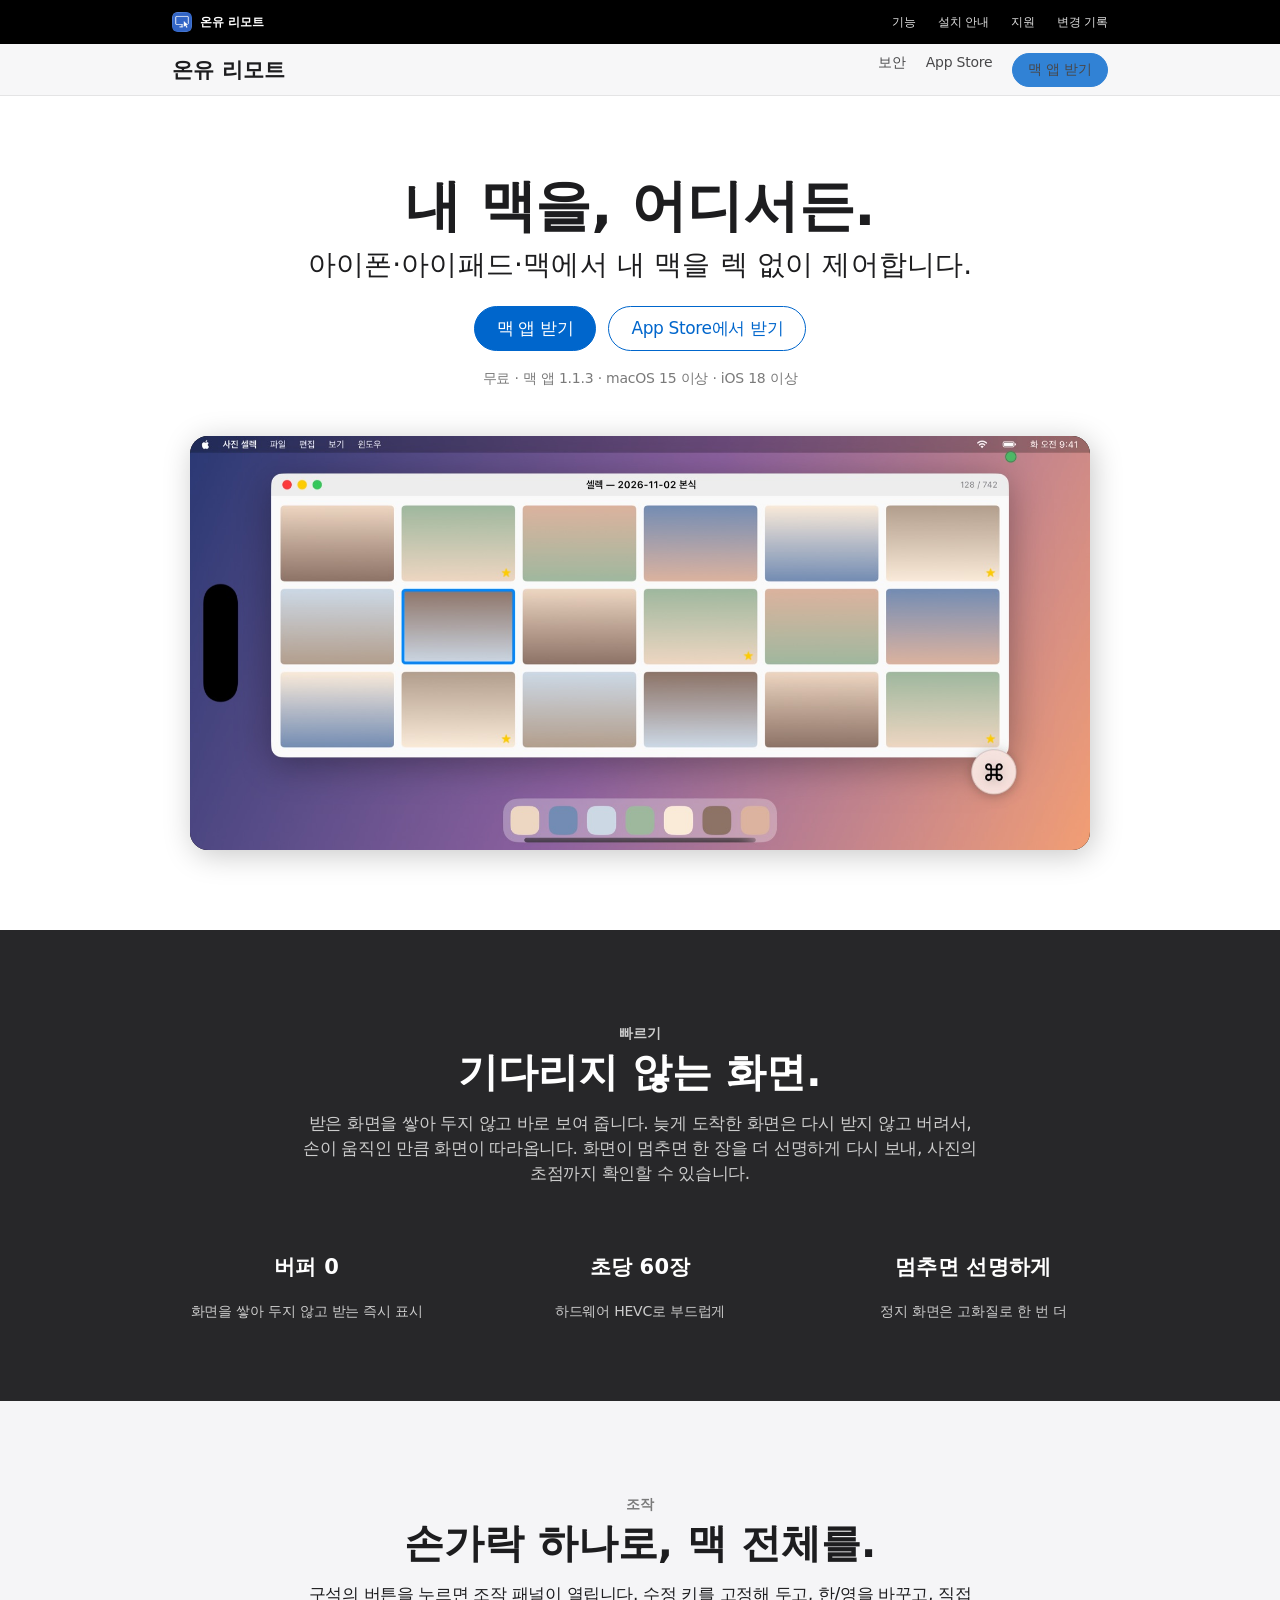
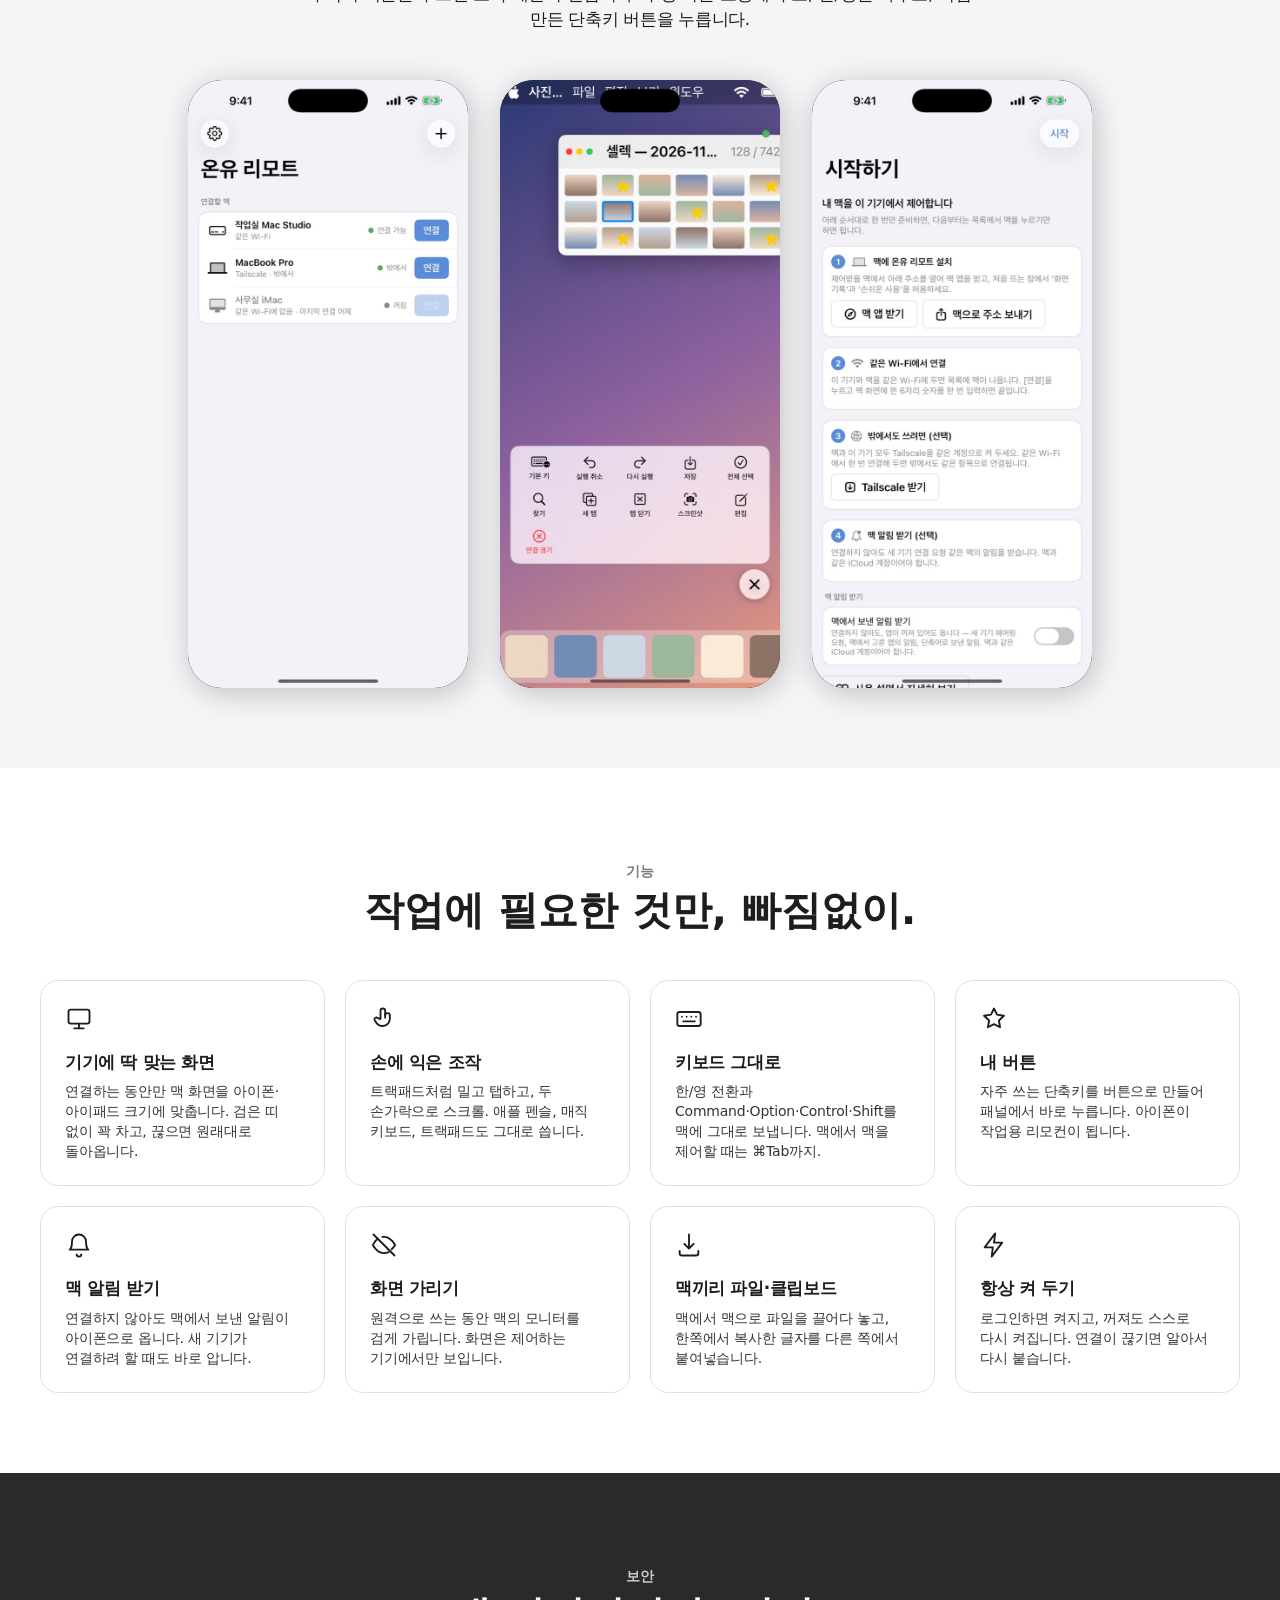
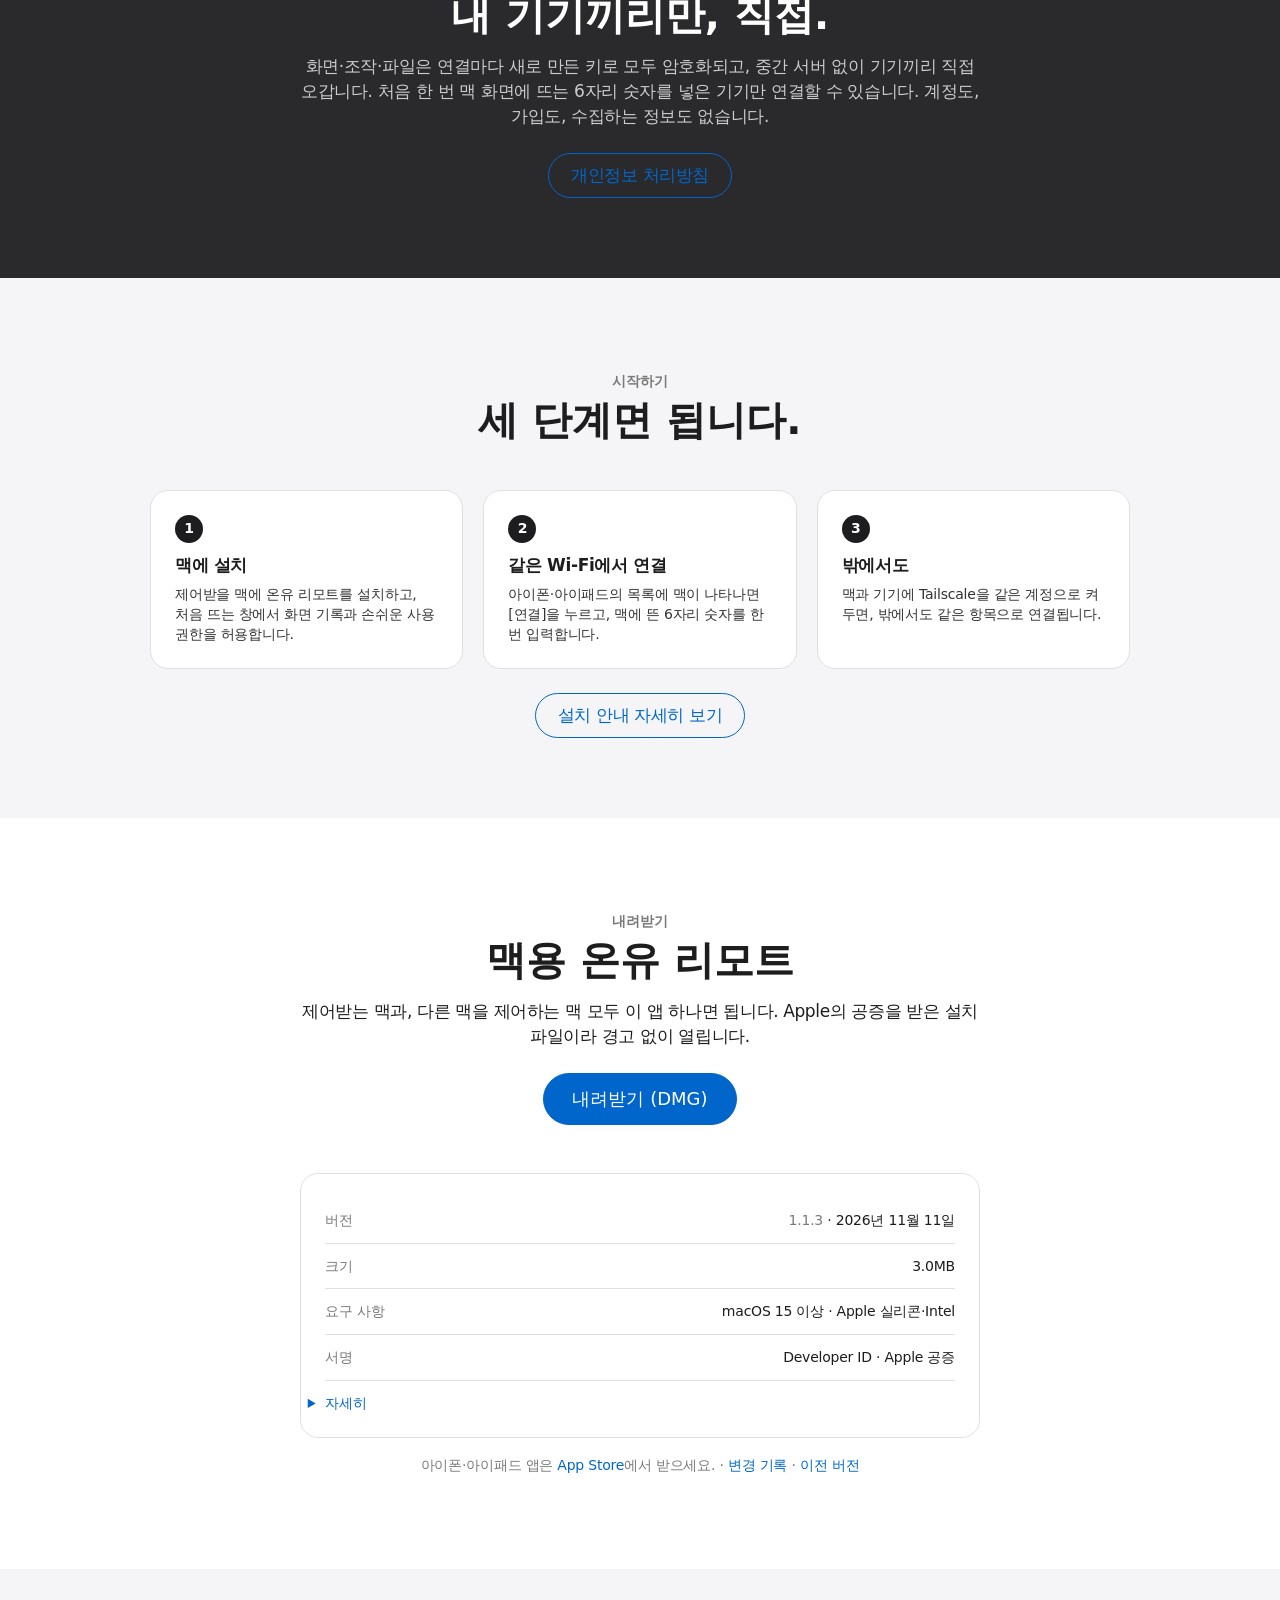
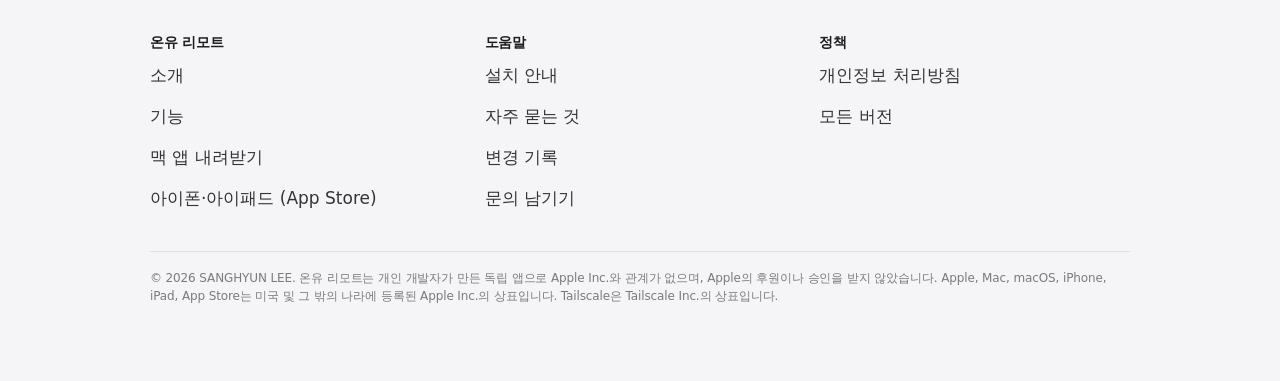
<file: index.html>
<!doctype html>
<html lang="ko">
<head>
<meta charset="utf-8">
<meta name="viewport" content="width=device-width, initial-scale=1">
<title>온유 리모트 — 내 맥을 어디서든 렉 없이</title>
<meta name="description" content="아이폰·아이패드·맥에서 내 맥을 렉 없이 제어하는 원격 앱. 같은 Wi-Fi에서는 맥 앞에 앉은 것처럼, 밖에서는 Tailscale로 어디서든.">
<meta property="og:title" content="온유 리모트 — 내 맥을 어디서든 렉 없이">
<meta property="og:description" content="아이폰·아이패드·맥에서 내 맥을 렉 없이 제어하는 원격 앱. 같은 Wi-Fi에서는 맥 앞에 앉은 것처럼, 밖에서는 Tailscale로 어디서든.">
<meta property="og:type" content="website">
<meta property="og:url" content="https://sanghyun97.github.io/onyu-remote/">
<meta property="og:image" content="https://sanghyun97.github.io/onyu-remote/img/remote.jpg">
<meta name="theme-color" content="#000000">
<link rel="icon" href="icon.png">
<link rel="apple-touch-icon" href="icon.png">
<link rel="stylesheet" href="style.css">
</head>
<body>
<nav class="global-nav" aria-label="사이트">
  <div class="inner">
    <a class="brand" href="./"><img src="icon.png" alt="" width="20" height="20">온유 리모트</a>
    <a href="./#features" class="optional">기능</a>
    <a href="install.html">설치 안내</a>
    <a href="support.html">지원</a>
    <a href="changelog.html" class="optional">변경 기록</a>
  </div>
</nav>
<div class="sub-nav">
  <div class="inner">
    <span class="title">온유 리모트</span>
    <div class="links">
      <a href="./#security" class="optional">보안</a>
      <a href="https://apps.apple.com/kr/app/id6830655052">App Store</a>
      <a class="btn small" href="./#download">맥 앱 받기</a>
    </div>
  </div>
</div>
<main>

<section class="tile">
  <div class="wrap">
    <h1 class="hero-display">내 맥을, 어디서든.</h1>
    <p class="lead">아이폰·아이패드·맥에서 내 맥을 렉 없이 제어합니다.</p>
    <div class="cta">
      <a class="btn" href="#download">맥 앱 받기</a>
      <a class="btn ghost" href="https://apps.apple.com/kr/app/id6830655052">App Store에서 받기</a>
    </div>
    <p class="caption" style="margin-top:17px">무료 · 맥 앱 <span data-version>1.1.3</span> · macOS 15 이상 · iOS 18 이상</p>
    <div class="shot wide-shot"><img src="img/remote.jpg" alt="아이폰에서 맥의 사진 셀렉 화면을 원격으로 보고 있는 모습" width="1600" height="736"></div>
  </div>
</section>

<section class="tile dark">
  <div class="wrap">
    <p class="eyebrow">빠르기</p>
    <h2 class="display-lg">기다리지 않는 화면.</h2>
    <p class="copy">받은 화면을 쌓아 두지 않고 바로 보여 줍니다. 늦게 도착한 화면은 다시 받지 않고 버려서, 손이 움직인 만큼 화면이 따라옵니다. 화면이 멈추면 한 장을 더 선명하게 다시 보내, 사진의 초점까지 확인할 수 있습니다.</p>
    <div class="grid three stats" style="margin-top:48px">
      <div><p class="tagline">버퍼 0</p><p class="caption">화면을 쌓아 두지 않고 받는 즉시 표시</p></div>
      <div><p class="tagline">초당 60장</p><p class="caption">하드웨어 HEVC로 부드럽게</p></div>
      <div><p class="tagline">멈추면 선명하게</p><p class="caption">정지 화면은 고화질로 한 번 더</p></div>
    </div>
  </div>
</section>

<section class="tile parchment">
  <div class="wrap">
    <p class="eyebrow">조작</p>
    <h2 class="display-lg">손가락 하나로, 맥 전체를.</h2>
    <p class="copy">구석의 버튼을 누르면 조작 패널이 열립니다. 수정 키를 고정해 두고, 한/영을 바꾸고, 직접 만든 단축키 버튼을 누릅니다.</p>
    <div class="shots-row">
      <div class="shot phone"><img src="img/home.jpg" alt="연결할 맥 목록 화면" width="644" height="1400" loading="lazy"></div>
      <div class="shot phone"><img src="img/custom.jpg" alt="직접 만든 단축키 버튼이 있는 조작 패널" width="644" height="1400" loading="lazy"></div>
      <div class="shot phone"><img src="img/onboarding.jpg" alt="처음 시작 안내 화면" width="644" height="1400" loading="lazy"></div>
    </div>
  </div>
</section>

<section class="tile" id="features">
  <div class="wide">
    <p class="eyebrow">기능</p>
    <h2 class="display-lg">작업에 필요한 것만, 빠짐없이.</h2>
    <div class="grid"><div class="card"><svg class="icon" viewBox="0 0 24 24" fill="none" stroke="currentColor" stroke-width="1.6" stroke-linecap="round" stroke-linejoin="round" aria-hidden="true"><rect x="3" y="4" width="18" height="12" rx="2"/><path d="M8 20h8M12 16v4"/></svg><h3>기기에 딱 맞는 화면</h3><p>연결하는 동안만 맥 화면을 아이폰·아이패드 크기에 맞춥니다. 검은 띠 없이 꽉 차고, 끊으면 원래대로 돌아옵니다.</p></div><div class="card"><svg class="icon" viewBox="0 0 24 24" fill="none" stroke="currentColor" stroke-width="1.6" stroke-linecap="round" stroke-linejoin="round" aria-hidden="true"><path d="M9 11V5a2 2 0 0 1 4 0v6"/><path d="M13 9a2 2 0 0 1 4 0v3a6 6 0 0 1-6 6h-1a5 5 0 0 1-4-2l-2-3a1.6 1.6 0 0 1 2.6-1.8L9 12"/></svg><h3>손에 익은 조작</h3><p>트랙패드처럼 밀고 탭하고, 두 손가락으로 스크롤. 애플 펜슬, 매직 키보드, 트랙패드도 그대로 씁니다.</p></div><div class="card"><svg class="icon" viewBox="0 0 24 24" fill="none" stroke="currentColor" stroke-width="1.6" stroke-linecap="round" stroke-linejoin="round" aria-hidden="true"><rect x="2" y="6" width="20" height="12" rx="2"/><path d="M6 10h.01M10 10h.01M14 10h.01M18 10h.01M7 14h10"/></svg><h3>키보드 그대로</h3><p>한/영 전환과 Command·Option·Control·Shift를 맥에 그대로 보냅니다. 맥에서 맥을 제어할 때는 ⌘Tab까지.</p></div><div class="card"><svg class="icon" viewBox="0 0 24 24" fill="none" stroke="currentColor" stroke-width="1.6" stroke-linecap="round" stroke-linejoin="round" aria-hidden="true"><path d="M12 3l2.6 5.3 5.9.9-4.3 4.1 1 5.8L12 16.4 6.8 19.1l1-5.8L3.5 9.2l5.9-.9z"/></svg><h3>내 버튼</h3><p>자주 쓰는 단축키를 버튼으로 만들어 패널에서 바로 누릅니다. 아이폰이 작업용 리모컨이 됩니다.</p></div><div class="card"><svg class="icon" viewBox="0 0 24 24" fill="none" stroke="currentColor" stroke-width="1.6" stroke-linecap="round" stroke-linejoin="round" aria-hidden="true"><path d="M6 9a6 6 0 0 1 12 0c0 6 2 7 2 7H4s2-1 2-7"/><path d="M10 20a2 2 0 0 0 4 0"/></svg><h3>맥 알림 받기</h3><p>연결하지 않아도 맥에서 보낸 알림이 아이폰으로 옵니다. 새 기기가 연결하려 할 때도 바로 압니다.</p></div><div class="card"><svg class="icon" viewBox="0 0 24 24" fill="none" stroke="currentColor" stroke-width="1.6" stroke-linecap="round" stroke-linejoin="round" aria-hidden="true"><path d="M3 3l18 18"/><path d="M10.6 5.1A10.5 10.5 0 0 1 12 5c6 0 9.5 7 9.5 7a15 15 0 0 1-3 3.7M6.5 6.6A15 15 0 0 0 2.5 12S6 19 12 19a9.6 9.6 0 0 0 4-.9"/></svg><h3>화면 가리기</h3><p>원격으로 쓰는 동안 맥의 모니터를 검게 가립니다. 화면은 제어하는 기기에서만 보입니다.</p></div><div class="card"><svg class="icon" viewBox="0 0 24 24" fill="none" stroke="currentColor" stroke-width="1.6" stroke-linecap="round" stroke-linejoin="round" aria-hidden="true"><path d="M12 3v12M8 11l4 4 4-4"/><path d="M4 17v2a2 2 0 0 0 2 2h12a2 2 0 0 0 2-2v-2"/></svg><h3>맥끼리 파일·클립보드</h3><p>맥에서 맥으로 파일을 끌어다 놓고, 한쪽에서 복사한 글자를 다른 쪽에서 붙여넣습니다.</p></div><div class="card"><svg class="icon" viewBox="0 0 24 24" fill="none" stroke="currentColor" stroke-width="1.6" stroke-linecap="round" stroke-linejoin="round" aria-hidden="true"><path d="M13 2L4 14h7l-1 8 9-12h-7z"/></svg><h3>항상 켜 두기</h3><p>로그인하면 켜지고, 꺼져도 스스로 다시 켜집니다. 연결이 끊기면 알아서 다시 붙습니다.</p></div></div>
  </div>
</section>

<section class="tile dark-2" id="security">
  <div class="wrap">
    <p class="eyebrow">보안</p>
    <h2 class="display-lg">내 기기끼리만, 직접.</h2>
    <p class="copy">화면·조작·파일은 연결마다 새로 만든 키로 모두 암호화되고, 중간 서버 없이 기기끼리 직접 오갑니다. 처음 한 번 맥 화면에 뜨는 6자리 숫자를 넣은 기기만 연결할 수 있습니다. 계정도, 가입도, 수집하는 정보도 없습니다.</p>
    <div class="cta"><a class="btn ghost" href="privacy.html">개인정보 처리방침</a></div>
  </div>
</section>

<section class="tile parchment">
  <div class="wrap">
    <p class="eyebrow">시작하기</p>
    <h2 class="display-lg">세 단계면 됩니다.</h2>
    <div class="grid three">
      <div class="card"><span class="num">1</span><h3>맥에 설치</h3><p>제어받을 맥에 온유 리모트를 설치하고, 처음 뜨는 창에서 화면 기록과 손쉬운 사용 권한을 허용합니다.</p></div>
      <div class="card"><span class="num">2</span><h3>같은 Wi-Fi에서 연결</h3><p>아이폰·아이패드의 목록에 맥이 나타나면 [연결]을 누르고, 맥에 뜬 6자리 숫자를 한 번 입력합니다.</p></div>
      <div class="card"><span class="num">3</span><h3>밖에서도</h3><p>맥과 기기에 Tailscale을 같은 계정으로 켜 두면, 밖에서도 같은 항목으로 연결됩니다.</p></div>
    </div>
    <div class="cta"><a class="btn ghost" href="install.html">설치 안내 자세히 보기</a></div>
  </div>
</section>

<section class="tile" id="download">
  <div class="wrap">
    <p class="eyebrow">내려받기</p>
    <h2 class="display-lg">맥용 온유 리모트</h2>
    <p class="copy">제어받는 맥과, 다른 맥을 제어하는 맥 모두 이 앱 하나면 됩니다. Apple의 공증을 받은 설치 파일이라 경고 없이 열립니다.</p>
    <div class="cta">
      <a class="btn hero" href="https://github.com/sanghyun97/onyu-remote/releases/latest/download/OnyuRemote.dmg" data-dmg>내려받기 (DMG)</a>
    </div>
    <div class="card download-card">
      <div class="row"><span>버전</span><span><span data-version>1.1.3</span> · <span data-date>2026년 11월 11일</span></span></div>
      <div class="row"><span>크기</span><span data-size>3.0MB</span></div>
      <div class="row"><span>요구 사항</span><span>macOS 15 이상 · Apple 실리콘·Intel</span></div>
      <div class="row"><span>서명</span><span>Developer ID · Apple 공증</span></div>
      <details class="more">
        <summary>자세히</summary>
        <div class="row"><span>SHA-256</span><code data-sha>b527454795861f3ce4e2d5cf91e1bc01efb6a2aebfd507d40b4aed766b30b911</code></div>
        <p class="fine">받은 파일이 원본과 같은지 확인하는 값입니다. 터미널에서 <code>shasum -a 256 OnyuRemote.dmg</code>를 실행해 같은 값이 나오면 변조되지 않은 파일입니다. 확인하지 않아도 맥이 설치할 때 Apple 공증으로 따로 검증합니다.</p>
      </details>
    </div>
    <p class="caption" style="margin-top:17px">아이폰·아이패드 앱은 <a href="https://apps.apple.com/kr/app/id6830655052">App Store</a>에서 받으세요. · <a href="changelog.html">변경 기록</a> · <a href="https://github.com/sanghyun97/onyu-remote/releases">이전 버전</a></p>
  </div>
</section>

</main>
<footer class="footer">
  <div class="inner">
    <div class="cols">
      <div><h4>온유 리모트</h4><a href="./">소개</a><a href="./#features">기능</a><a href="./#download">맥 앱 내려받기</a><a href="https://apps.apple.com/kr/app/id6830655052">아이폰·아이패드 (App Store)</a></div>
      <div><h4>도움말</h4><a href="install.html">설치 안내</a><a href="support.html">자주 묻는 것</a><a href="changelog.html">변경 기록</a><a href="https://github.com/sanghyun97/onyu-remote/issues/new">문의 남기기</a></div>
      <div><h4>정책</h4><a href="privacy.html">개인정보 처리방침</a><a href="https://github.com/sanghyun97/onyu-remote/releases">모든 버전</a></div>
    </div>
    <p class="legal">© 2026 SANGHYUN LEE. 온유 리모트는 개인 개발자가 만든 독립 앱으로 Apple Inc.와 관계가 없으며, Apple의 후원이나 승인을 받지 않았습니다. Apple, Mac, macOS, iPhone, iPad, App Store는 미국 및 그 밖의 나라에 등록된 Apple Inc.의 상표입니다. Tailscale은 Tailscale Inc.의 상표입니다.</p>
  </div>
</footer>
<script src="site.js" defer></script>
</body>
</html>
</file>
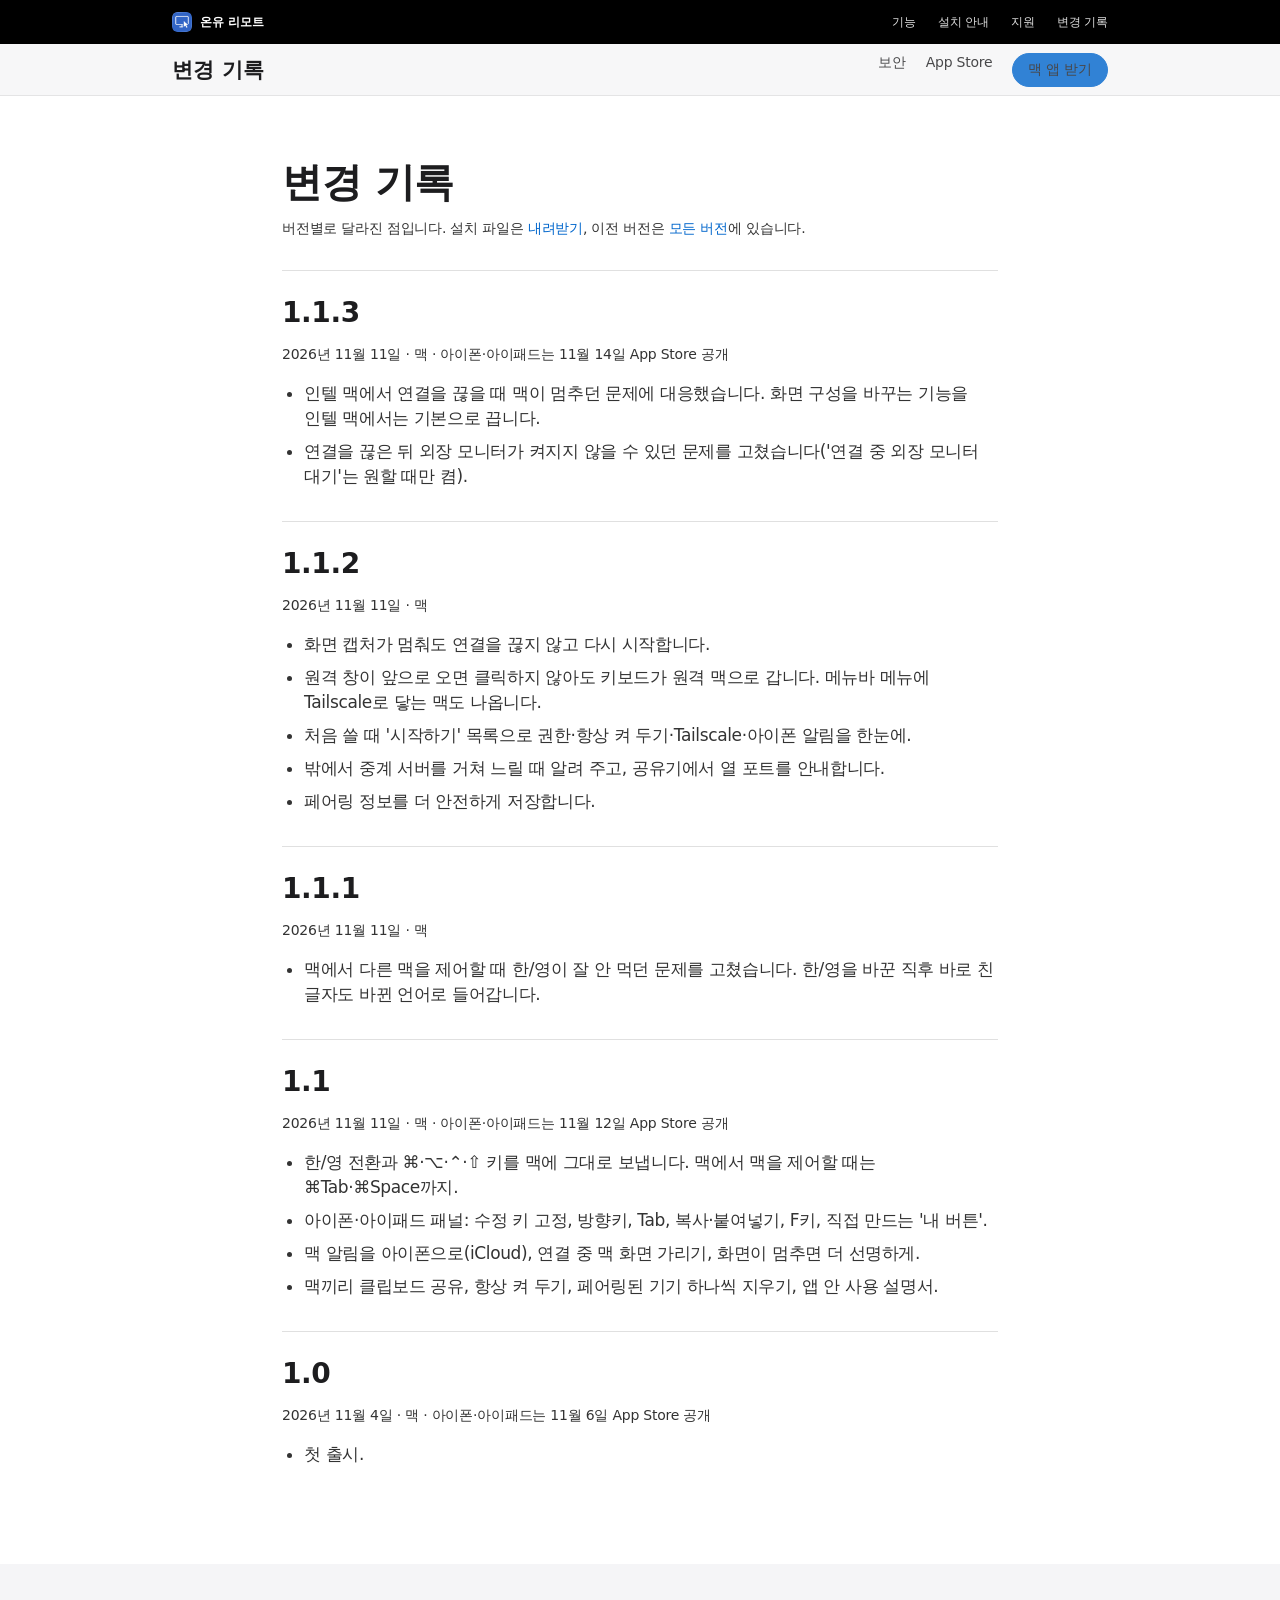
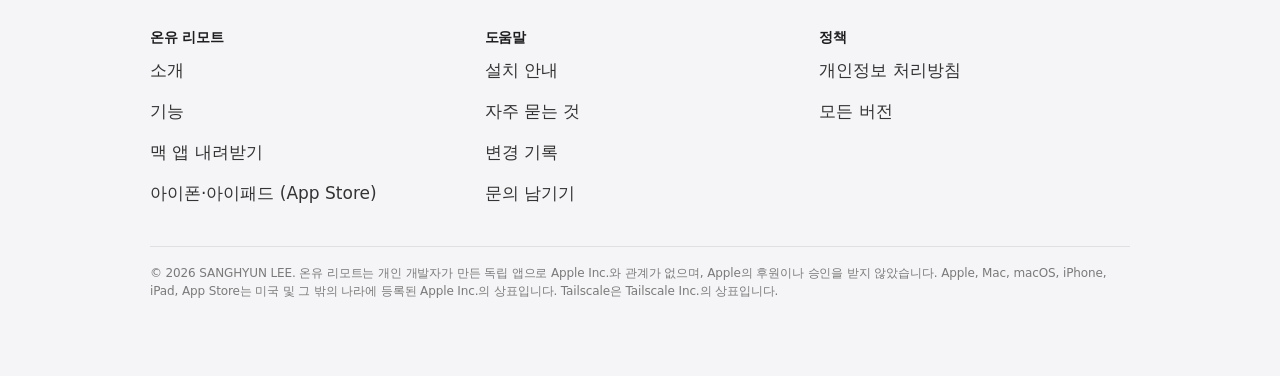
<file: changelog.html>
<!doctype html>
<html lang="ko">
<head>
<meta charset="utf-8">
<meta name="viewport" content="width=device-width, initial-scale=1">
<title>변경 기록 — 온유 리모트</title>
<meta name="description" content="온유 리모트 버전별 변경 기록.">
<meta property="og:title" content="변경 기록 — 온유 리모트">
<meta property="og:description" content="온유 리모트 버전별 변경 기록.">
<meta property="og:type" content="website">
<meta property="og:url" content="https://sanghyun97.github.io/onyu-remote/changelog.html">
<meta property="og:image" content="https://sanghyun97.github.io/onyu-remote/img/remote.jpg">
<meta name="theme-color" content="#000000">
<link rel="icon" href="icon.png">
<link rel="apple-touch-icon" href="icon.png">
<link rel="stylesheet" href="style.css">
</head>
<body>
<nav class="global-nav" aria-label="사이트">
  <div class="inner">
    <a class="brand" href="./"><img src="icon.png" alt="" width="20" height="20">온유 리모트</a>
    <a href="./#features" class="optional">기능</a>
    <a href="install.html">설치 안내</a>
    <a href="support.html">지원</a>
    <a href="changelog.html" class="optional">변경 기록</a>
  </div>
</nav>
<div class="sub-nav">
  <div class="inner">
    <span class="title">변경 기록</span>
    <div class="links">
      <a href="./#security" class="optional">보안</a>
      <a href="https://apps.apple.com/kr/app/id6830655052">App Store</a>
      <a class="btn small" href="./#download">맥 앱 받기</a>
    </div>
  </div>
</div>
<main>

<article class="article">
  <h1>변경 기록</h1>
  <p class="caption">버전별로 달라진 점입니다. 설치 파일은 <a href="./#download">내려받기</a>, 이전 버전은 <a href="https://github.com/sanghyun97/onyu-remote/releases">모든 버전</a>에 있습니다.</p>
  <div class="version"><h2>1.1.3</h2><p class="caption">2026년 11월 11일 · 맥 · 아이폰·아이패드는 11월 14일 App Store 공개</p><ul><li>인텔 맥에서 연결을 끊을 때 맥이 멈추던 문제에 대응했습니다. 화면 구성을 바꾸는 기능을 인텔 맥에서는 기본으로 끕니다.</li><li>연결을 끊은 뒤 외장 모니터가 켜지지 않을 수 있던 문제를 고쳤습니다('연결 중 외장 모니터 대기'는 원할 때만 켬).</li></ul></div><div class="version"><h2>1.1.2</h2><p class="caption">2026년 11월 11일 · 맥</p><ul><li>화면 캡처가 멈춰도 연결을 끊지 않고 다시 시작합니다.</li><li>원격 창이 앞으로 오면 클릭하지 않아도 키보드가 원격 맥으로 갑니다. 메뉴바 메뉴에 Tailscale로 닿는 맥도 나옵니다.</li><li>처음 쓸 때 '시작하기' 목록으로 권한·항상 켜 두기·Tailscale·아이폰 알림을 한눈에.</li><li>밖에서 중계 서버를 거쳐 느릴 때 알려 주고, 공유기에서 열 포트를 안내합니다.</li><li>페어링 정보를 더 안전하게 저장합니다.</li></ul></div><div class="version"><h2>1.1.1</h2><p class="caption">2026년 11월 11일 · 맥</p><ul><li>맥에서 다른 맥을 제어할 때 한/영이 잘 안 먹던 문제를 고쳤습니다. 한/영을 바꾼 직후 바로 친 글자도 바뀐 언어로 들어갑니다.</li></ul></div><div class="version"><h2>1.1</h2><p class="caption">2026년 11월 11일 · 맥 · 아이폰·아이패드는 11월 12일 App Store 공개</p><ul><li>한/영 전환과 ⌘·⌥·⌃·⇧ 키를 맥에 그대로 보냅니다. 맥에서 맥을 제어할 때는 ⌘Tab·⌘Space까지.</li><li>아이폰·아이패드 패널: 수정 키 고정, 방향키, Tab, 복사·붙여넣기, F키, 직접 만드는 '내 버튼'.</li><li>맥 알림을 아이폰으로(iCloud), 연결 중 맥 화면 가리기, 화면이 멈추면 더 선명하게.</li><li>맥끼리 클립보드 공유, 항상 켜 두기, 페어링된 기기 하나씩 지우기, 앱 안 사용 설명서.</li></ul></div><div class="version"><h2>1.0</h2><p class="caption">2026년 11월 4일 · 맥 · 아이폰·아이패드는 11월 6일 App Store 공개</p><ul><li>첫 출시.</li></ul></div>
</article>

</main>
<footer class="footer">
  <div class="inner">
    <div class="cols">
      <div><h4>온유 리모트</h4><a href="./">소개</a><a href="./#features">기능</a><a href="./#download">맥 앱 내려받기</a><a href="https://apps.apple.com/kr/app/id6830655052">아이폰·아이패드 (App Store)</a></div>
      <div><h4>도움말</h4><a href="install.html">설치 안내</a><a href="support.html">자주 묻는 것</a><a href="changelog.html">변경 기록</a><a href="https://github.com/sanghyun97/onyu-remote/issues/new">문의 남기기</a></div>
      <div><h4>정책</h4><a href="privacy.html">개인정보 처리방침</a><a href="https://github.com/sanghyun97/onyu-remote/releases">모든 버전</a></div>
    </div>
    <p class="legal">© 2026 SANGHYUN LEE. 온유 리모트는 개인 개발자가 만든 독립 앱으로 Apple Inc.와 관계가 없으며, Apple의 후원이나 승인을 받지 않았습니다. Apple, Mac, macOS, iPhone, iPad, App Store는 미국 및 그 밖의 나라에 등록된 Apple Inc.의 상표입니다. Tailscale은 Tailscale Inc.의 상표입니다.</p>
  </div>
</footer>
<script src="site.js" defer></script>
</body>
</html>
</file>
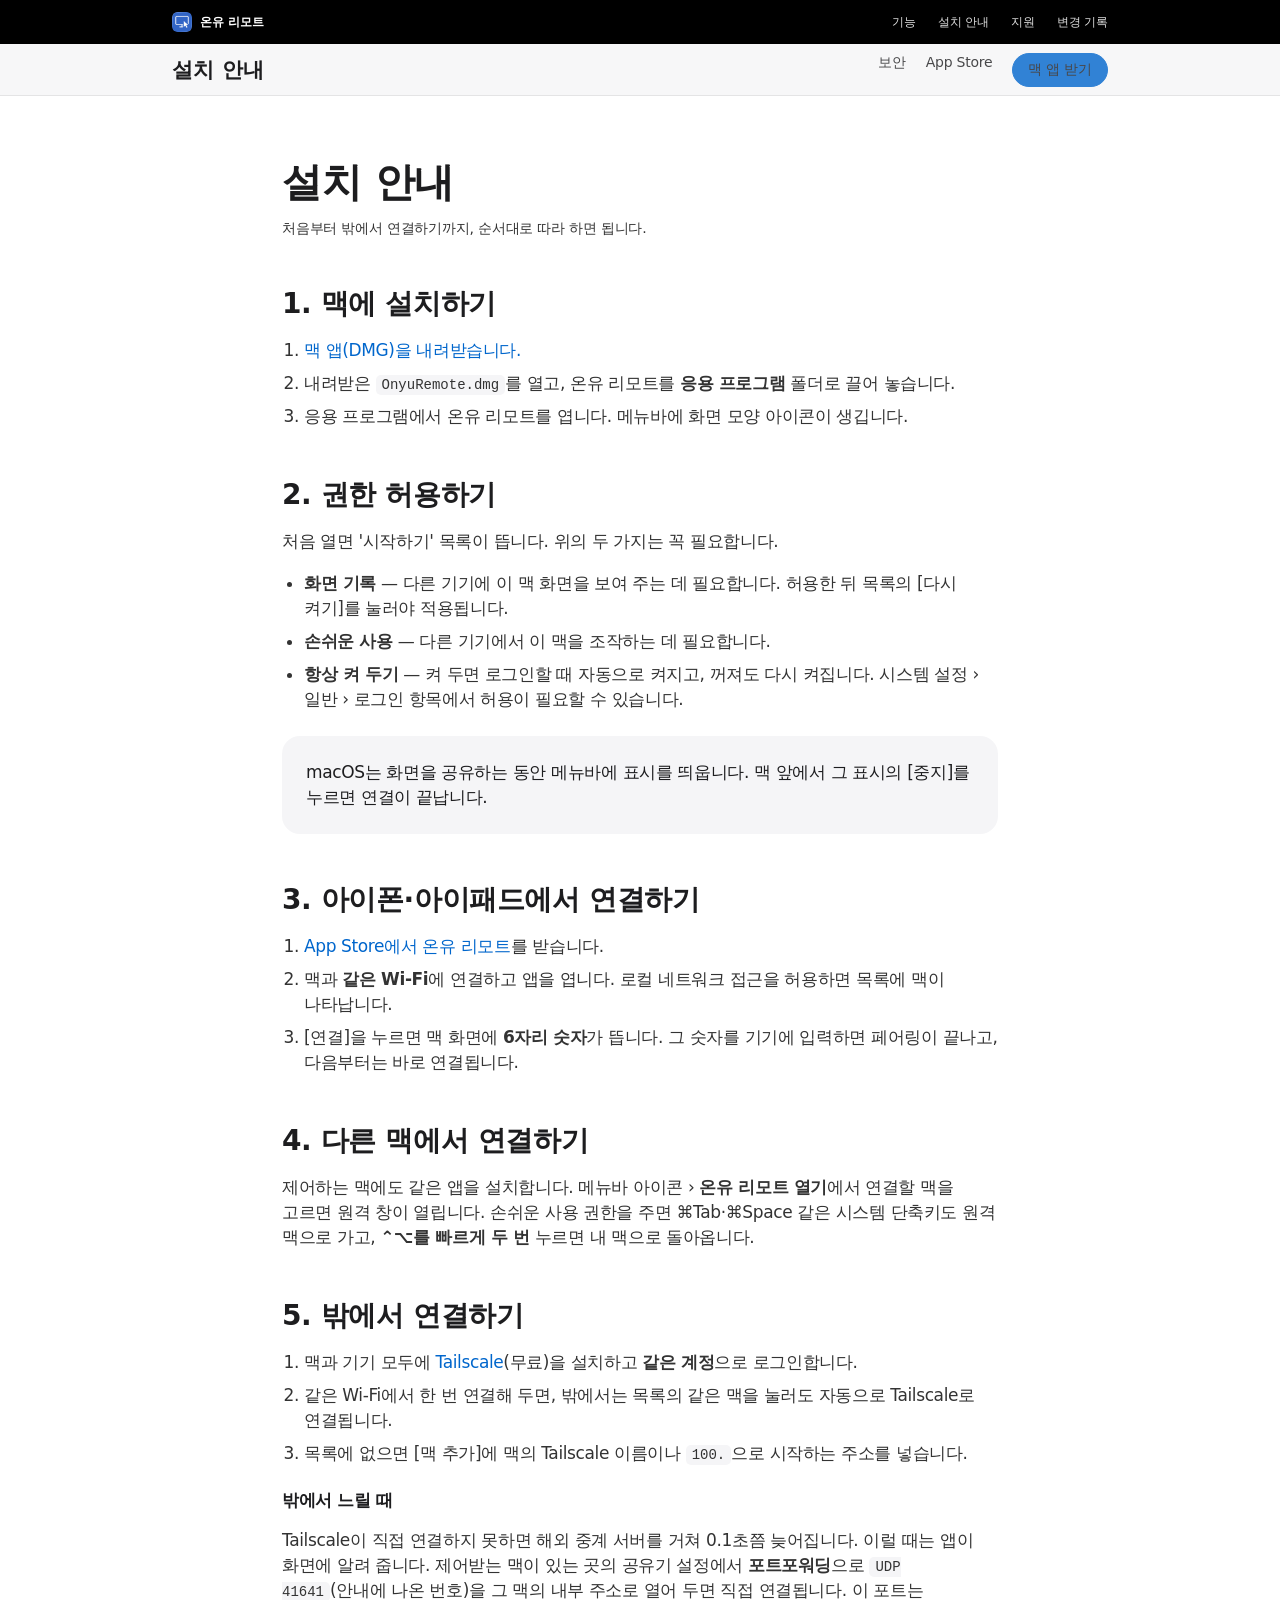
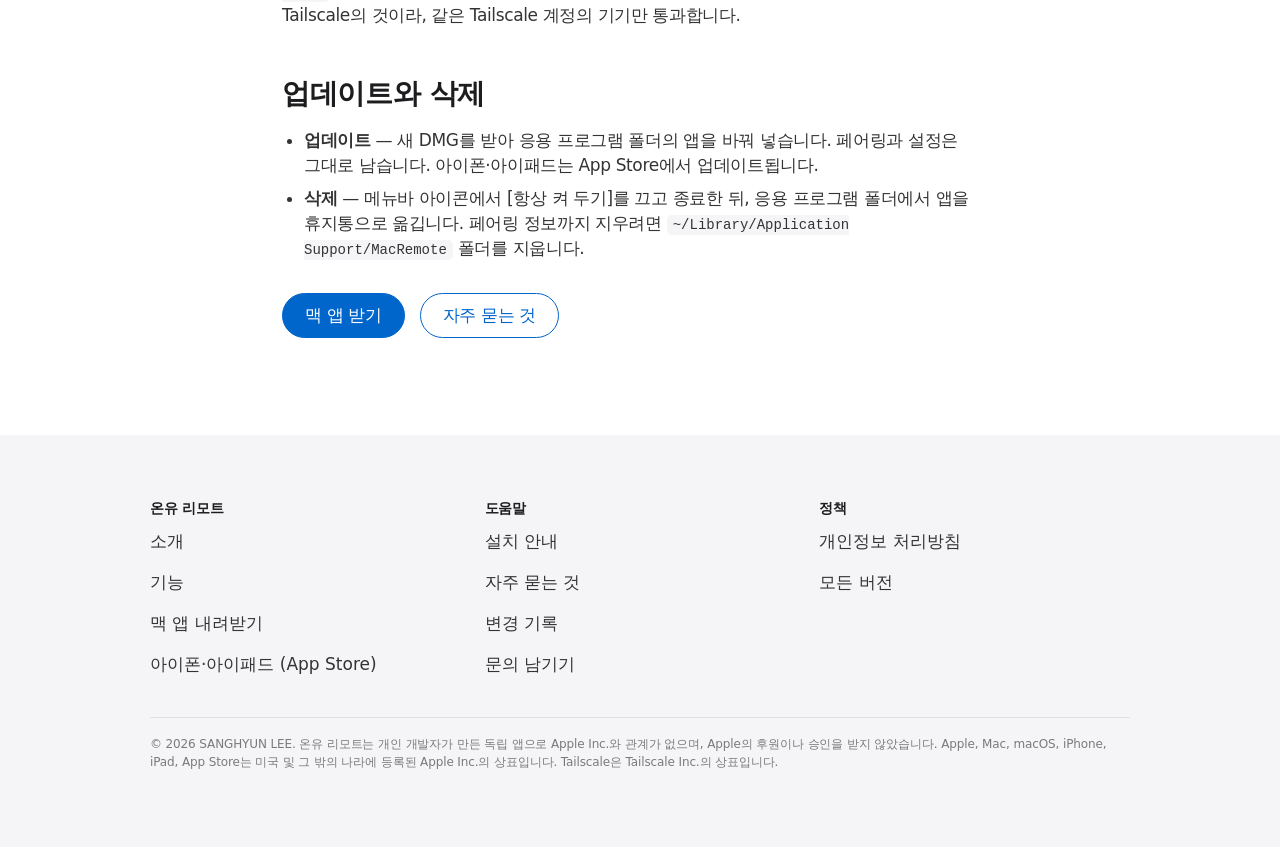
<file: install.html>
<!doctype html>
<html lang="ko">
<head>
<meta charset="utf-8">
<meta name="viewport" content="width=device-width, initial-scale=1">
<title>설치 안내 — 온유 리모트</title>
<meta name="description" content="온유 리모트 설치 방법 — 맥에 설치, 권한 허용, 아이폰·아이패드 연결, Tailscale로 밖에서 연결하기.">
<meta property="og:title" content="설치 안내 — 온유 리모트">
<meta property="og:description" content="온유 리모트 설치 방법 — 맥에 설치, 권한 허용, 아이폰·아이패드 연결, Tailscale로 밖에서 연결하기.">
<meta property="og:type" content="website">
<meta property="og:url" content="https://sanghyun97.github.io/onyu-remote/install.html">
<meta property="og:image" content="https://sanghyun97.github.io/onyu-remote/img/remote.jpg">
<meta name="theme-color" content="#000000">
<link rel="icon" href="icon.png">
<link rel="apple-touch-icon" href="icon.png">
<link rel="stylesheet" href="style.css">
</head>
<body>
<nav class="global-nav" aria-label="사이트">
  <div class="inner">
    <a class="brand" href="./"><img src="icon.png" alt="" width="20" height="20">온유 리모트</a>
    <a href="./#features" class="optional">기능</a>
    <a href="install.html">설치 안내</a>
    <a href="support.html">지원</a>
    <a href="changelog.html" class="optional">변경 기록</a>
  </div>
</nav>
<div class="sub-nav">
  <div class="inner">
    <span class="title">설치 안내</span>
    <div class="links">
      <a href="./#security" class="optional">보안</a>
      <a href="https://apps.apple.com/kr/app/id6830655052">App Store</a>
      <a class="btn small" href="./#download">맥 앱 받기</a>
    </div>
  </div>
</div>
<main>

<article class="article">
  <h1>설치 안내</h1>
  <p class="caption">처음부터 밖에서 연결하기까지, 순서대로 따라 하면 됩니다.</p>

  <h2>1. 맥에 설치하기</h2>
  <ol>
    <li><a href="./#download">맥 앱(DMG)을 내려받습니다.</a></li>
    <li>내려받은 <code>OnyuRemote.dmg</code>를 열고, 온유 리모트를 <b>응용 프로그램</b> 폴더로 끌어 놓습니다.</li>
    <li>응용 프로그램에서 온유 리모트를 엽니다. 메뉴바에 화면 모양 아이콘이 생깁니다.</li>
  </ol>

  <h2>2. 권한 허용하기</h2>
  <p>처음 열면 '시작하기' 목록이 뜹니다. 위의 두 가지는 꼭 필요합니다.</p>
  <ul>
    <li><b>화면 기록</b> — 다른 기기에 이 맥 화면을 보여 주는 데 필요합니다. 허용한 뒤 목록의 [다시 켜기]를 눌러야 적용됩니다.</li>
    <li><b>손쉬운 사용</b> — 다른 기기에서 이 맥을 조작하는 데 필요합니다.</li>
    <li><b>항상 켜 두기</b> — 켜 두면 로그인할 때 자동으로 켜지고, 꺼져도 다시 켜집니다. 시스템 설정 › 일반 › 로그인 항목에서 허용이 필요할 수 있습니다.</li>
  </ul>
  <div class="note">macOS는 화면을 공유하는 동안 메뉴바에 표시를 띄웁니다. 맥 앞에서 그 표시의 [중지]를 누르면 연결이 끝납니다.</div>

  <h2>3. 아이폰·아이패드에서 연결하기</h2>
  <ol>
    <li><a href="https://apps.apple.com/kr/app/id6830655052">App Store에서 온유 리모트</a>를 받습니다.</li>
    <li>맥과 <b>같은 Wi-Fi</b>에 연결하고 앱을 엽니다. 로컬 네트워크 접근을 허용하면 목록에 맥이 나타납니다.</li>
    <li>[연결]을 누르면 맥 화면에 <b>6자리 숫자</b>가 뜹니다. 그 숫자를 기기에 입력하면 페어링이 끝나고, 다음부터는 바로 연결됩니다.</li>
  </ol>

  <h2>4. 다른 맥에서 연결하기</h2>
  <p>제어하는 맥에도 같은 앱을 설치합니다. 메뉴바 아이콘 › <b>온유 리모트 열기</b>에서 연결할 맥을 고르면 원격 창이 열립니다. 손쉬운 사용 권한을 주면 ⌘Tab·⌘Space 같은 시스템 단축키도 원격 맥으로 가고, <b>⌃⌥를 빠르게 두 번</b> 누르면 내 맥으로 돌아옵니다.</p>

  <h2>5. 밖에서 연결하기</h2>
  <ol>
    <li>맥과 기기 모두에 <a href="https://tailscale.com/download">Tailscale</a>(무료)을 설치하고 <b>같은 계정</b>으로 로그인합니다.</li>
    <li>같은 Wi-Fi에서 한 번 연결해 두면, 밖에서는 목록의 같은 맥을 눌러도 자동으로 Tailscale로 연결됩니다.</li>
    <li>목록에 없으면 [맥 추가]에 맥의 Tailscale 이름이나 <code>100.</code>으로 시작하는 주소를 넣습니다.</li>
  </ol>
  <h3>밖에서 느릴 때</h3>
  <p>Tailscale이 직접 연결하지 못하면 해외 중계 서버를 거쳐 0.1초쯤 늦어집니다. 이럴 때는 앱이 화면에 알려 줍니다. 제어받는 맥이 있는 곳의 공유기 설정에서 <b>포트포워딩</b>으로 <code>UDP 41641</code>(안내에 나온 번호)을 그 맥의 내부 주소로 열어 두면 직접 연결됩니다. 이 포트는 Tailscale의 것이라, 같은 Tailscale 계정의 기기만 통과합니다.</p>

  <h2>업데이트와 삭제</h2>
  <ul>
    <li><b>업데이트</b> — 새 DMG를 받아 응용 프로그램 폴더의 앱을 바꿔 넣습니다. 페어링과 설정은 그대로 남습니다. 아이폰·아이패드는 App Store에서 업데이트됩니다.</li>
    <li><b>삭제</b> — 메뉴바 아이콘에서 [항상 켜 두기]를 끄고 종료한 뒤, 응용 프로그램 폴더에서 앱을 휴지통으로 옮깁니다. 페어링 정보까지 지우려면 <code>~/Library/Application Support/MacRemote</code> 폴더를 지웁니다.</li>
  </ul>
  <p style="margin-top:32px"><a class="btn" href="./#download">맥 앱 받기</a> &nbsp; <a class="btn ghost" href="support.html">자주 묻는 것</a></p>
</article>

</main>
<footer class="footer">
  <div class="inner">
    <div class="cols">
      <div><h4>온유 리모트</h4><a href="./">소개</a><a href="./#features">기능</a><a href="./#download">맥 앱 내려받기</a><a href="https://apps.apple.com/kr/app/id6830655052">아이폰·아이패드 (App Store)</a></div>
      <div><h4>도움말</h4><a href="install.html">설치 안내</a><a href="support.html">자주 묻는 것</a><a href="changelog.html">변경 기록</a><a href="https://github.com/sanghyun97/onyu-remote/issues/new">문의 남기기</a></div>
      <div><h4>정책</h4><a href="privacy.html">개인정보 처리방침</a><a href="https://github.com/sanghyun97/onyu-remote/releases">모든 버전</a></div>
    </div>
    <p class="legal">© 2026 SANGHYUN LEE. 온유 리모트는 개인 개발자가 만든 독립 앱으로 Apple Inc.와 관계가 없으며, Apple의 후원이나 승인을 받지 않았습니다. Apple, Mac, macOS, iPhone, iPad, App Store는 미국 및 그 밖의 나라에 등록된 Apple Inc.의 상표입니다. Tailscale은 Tailscale Inc.의 상표입니다.</p>
  </div>
</footer>
<script src="site.js" defer></script>
</body>
</html>
</file>
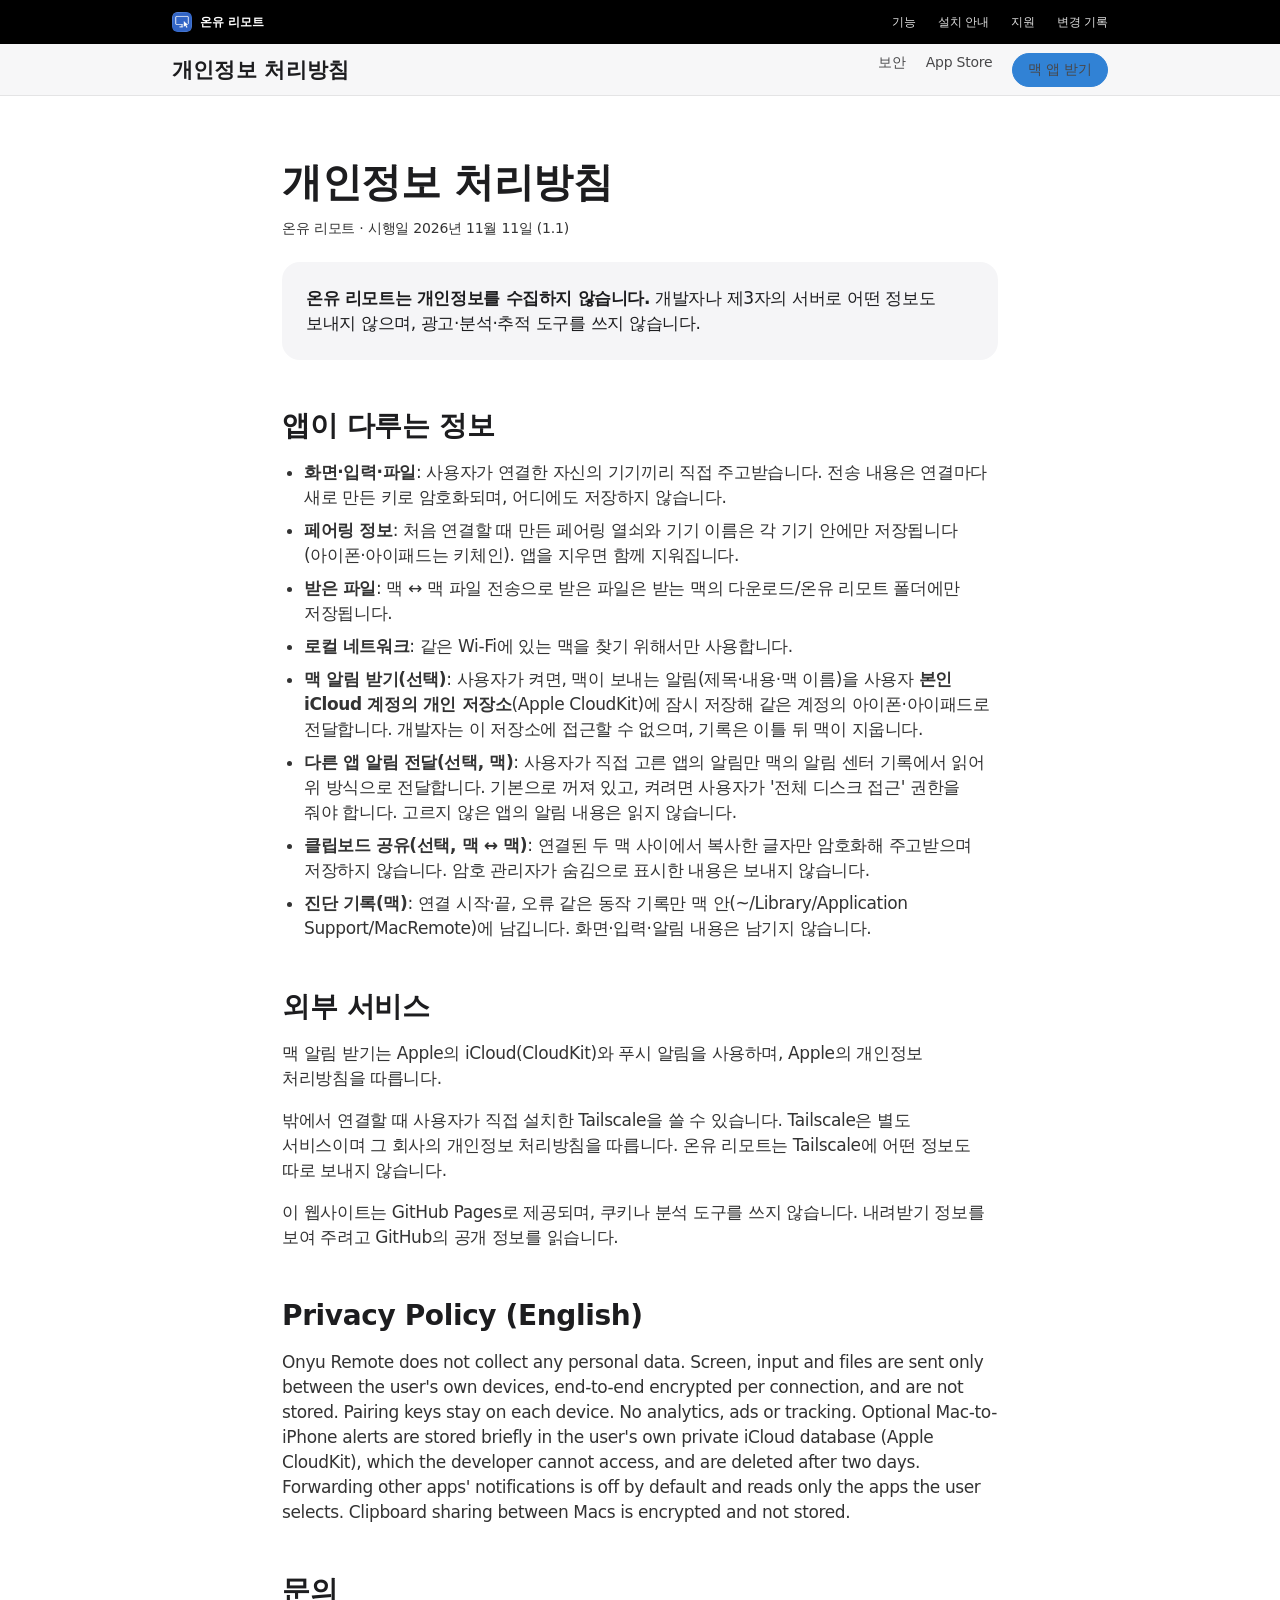
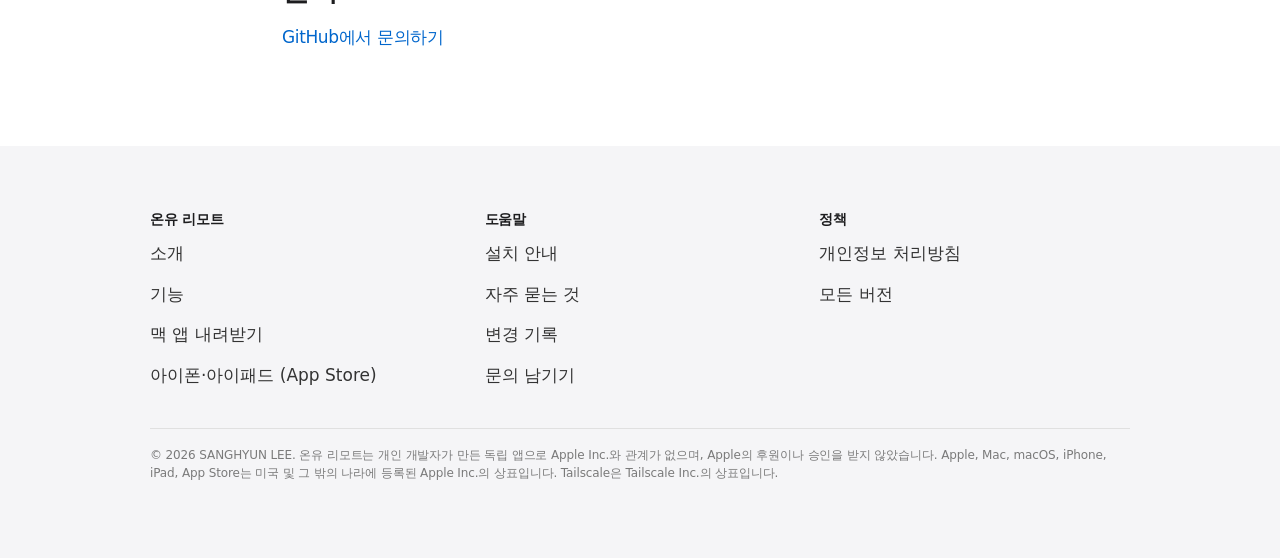
<file: privacy.html>
<!doctype html>
<html lang="ko">
<head>
<meta charset="utf-8">
<meta name="viewport" content="width=device-width, initial-scale=1">
<title>개인정보 처리방침 — 온유 리모트</title>
<meta name="description" content="온유 리모트 개인정보 처리방침 — 개인정보를 수집하지 않습니다.">
<meta property="og:title" content="개인정보 처리방침 — 온유 리모트">
<meta property="og:description" content="온유 리모트 개인정보 처리방침 — 개인정보를 수집하지 않습니다.">
<meta property="og:type" content="website">
<meta property="og:url" content="https://sanghyun97.github.io/onyu-remote/privacy.html">
<meta property="og:image" content="https://sanghyun97.github.io/onyu-remote/img/remote.jpg">
<meta name="theme-color" content="#000000">
<link rel="icon" href="icon.png">
<link rel="apple-touch-icon" href="icon.png">
<link rel="stylesheet" href="style.css">
</head>
<body>
<nav class="global-nav" aria-label="사이트">
  <div class="inner">
    <a class="brand" href="./"><img src="icon.png" alt="" width="20" height="20">온유 리모트</a>
    <a href="./#features" class="optional">기능</a>
    <a href="install.html">설치 안내</a>
    <a href="support.html">지원</a>
    <a href="changelog.html" class="optional">변경 기록</a>
  </div>
</nav>
<div class="sub-nav">
  <div class="inner">
    <span class="title">개인정보 처리방침</span>
    <div class="links">
      <a href="./#security" class="optional">보안</a>
      <a href="https://apps.apple.com/kr/app/id6830655052">App Store</a>
      <a class="btn small" href="./#download">맥 앱 받기</a>
    </div>
  </div>
</div>
<main>

<article class="article">
  <h1>개인정보 처리방침</h1>
  <p class="caption">온유 리모트 · 시행일 2026년 11월 11일 (1.1)</p>
  <div class="note"><b>온유 리모트는 개인정보를 수집하지 않습니다.</b> 개발자나 제3자의 서버로 어떤 정보도 보내지 않으며, 광고·분석·추적 도구를 쓰지 않습니다.</div>

  <h2>앱이 다루는 정보</h2>
  <ul>
    <li><b>화면·입력·파일</b>: 사용자가 연결한 자신의 기기끼리 직접 주고받습니다. 전송 내용은 연결마다 새로 만든 키로 암호화되며, 어디에도 저장하지 않습니다.</li>
    <li><b>페어링 정보</b>: 처음 연결할 때 만든 페어링 열쇠와 기기 이름은 각 기기 안에만 저장됩니다(아이폰·아이패드는 키체인). 앱을 지우면 함께 지워집니다.</li>
    <li><b>받은 파일</b>: 맥 ↔ 맥 파일 전송으로 받은 파일은 받는 맥의 다운로드/온유 리모트 폴더에만 저장됩니다.</li>
    <li><b>로컬 네트워크</b>: 같은 Wi-Fi에 있는 맥을 찾기 위해서만 사용합니다.</li>
    <li><b>맥 알림 받기(선택)</b>: 사용자가 켜면, 맥이 보내는 알림(제목·내용·맥 이름)을 사용자 <b>본인 iCloud 계정의 개인 저장소</b>(Apple CloudKit)에 잠시 저장해 같은 계정의 아이폰·아이패드로 전달합니다. 개발자는 이 저장소에 접근할 수 없으며, 기록은 이틀 뒤 맥이 지웁니다.</li>
    <li><b>다른 앱 알림 전달(선택, 맥)</b>: 사용자가 직접 고른 앱의 알림만 맥의 알림 센터 기록에서 읽어 위 방식으로 전달합니다. 기본으로 꺼져 있고, 켜려면 사용자가 '전체 디스크 접근' 권한을 줘야 합니다. 고르지 않은 앱의 알림 내용은 읽지 않습니다.</li>
    <li><b>클립보드 공유(선택, 맥 ↔ 맥)</b>: 연결된 두 맥 사이에서 복사한 글자만 암호화해 주고받으며 저장하지 않습니다. 암호 관리자가 숨김으로 표시한 내용은 보내지 않습니다.</li>
    <li><b>진단 기록(맥)</b>: 연결 시작·끝, 오류 같은 동작 기록만 맥 안(~/Library/Application Support/MacRemote)에 남깁니다. 화면·입력·알림 내용은 남기지 않습니다.</li>
  </ul>

  <h2>외부 서비스</h2>
  <p>맥 알림 받기는 Apple의 iCloud(CloudKit)와 푸시 알림을 사용하며, Apple의 개인정보 처리방침을 따릅니다.</p>
  <p>밖에서 연결할 때 사용자가 직접 설치한 Tailscale을 쓸 수 있습니다. Tailscale은 별도 서비스이며 그 회사의 개인정보 처리방침을 따릅니다. 온유 리모트는 Tailscale에 어떤 정보도 따로 보내지 않습니다.</p>
  <p>이 웹사이트는 GitHub Pages로 제공되며, 쿠키나 분석 도구를 쓰지 않습니다. 내려받기 정보를 보여 주려고 GitHub의 공개 정보를 읽습니다.</p>

  <h2>Privacy Policy (English)</h2>
  <p>Onyu Remote does not collect any personal data. Screen, input and files are sent only between the user's own devices, end-to-end encrypted per connection, and are not stored. Pairing keys stay on each device. No analytics, ads or tracking. Optional Mac-to-iPhone alerts are stored briefly in the user's own private iCloud database (Apple CloudKit), which the developer cannot access, and are deleted after two days. Forwarding other apps' notifications is off by default and reads only the apps the user selects. Clipboard sharing between Macs is encrypted and not stored.</p>

  <h2>문의</h2>
  <p><a href="https://github.com/sanghyun97/onyu-remote/issues/new">GitHub에서 문의하기</a></p>
</article>

</main>
<footer class="footer">
  <div class="inner">
    <div class="cols">
      <div><h4>온유 리모트</h4><a href="./">소개</a><a href="./#features">기능</a><a href="./#download">맥 앱 내려받기</a><a href="https://apps.apple.com/kr/app/id6830655052">아이폰·아이패드 (App Store)</a></div>
      <div><h4>도움말</h4><a href="install.html">설치 안내</a><a href="support.html">자주 묻는 것</a><a href="changelog.html">변경 기록</a><a href="https://github.com/sanghyun97/onyu-remote/issues/new">문의 남기기</a></div>
      <div><h4>정책</h4><a href="privacy.html">개인정보 처리방침</a><a href="https://github.com/sanghyun97/onyu-remote/releases">모든 버전</a></div>
    </div>
    <p class="legal">© 2026 SANGHYUN LEE. 온유 리모트는 개인 개발자가 만든 독립 앱으로 Apple Inc.와 관계가 없으며, Apple의 후원이나 승인을 받지 않았습니다. Apple, Mac, macOS, iPhone, iPad, App Store는 미국 및 그 밖의 나라에 등록된 Apple Inc.의 상표입니다. Tailscale은 Tailscale Inc.의 상표입니다.</p>
  </div>
</footer>
<script src="site.js" defer></script>
</body>
</html>
</file>
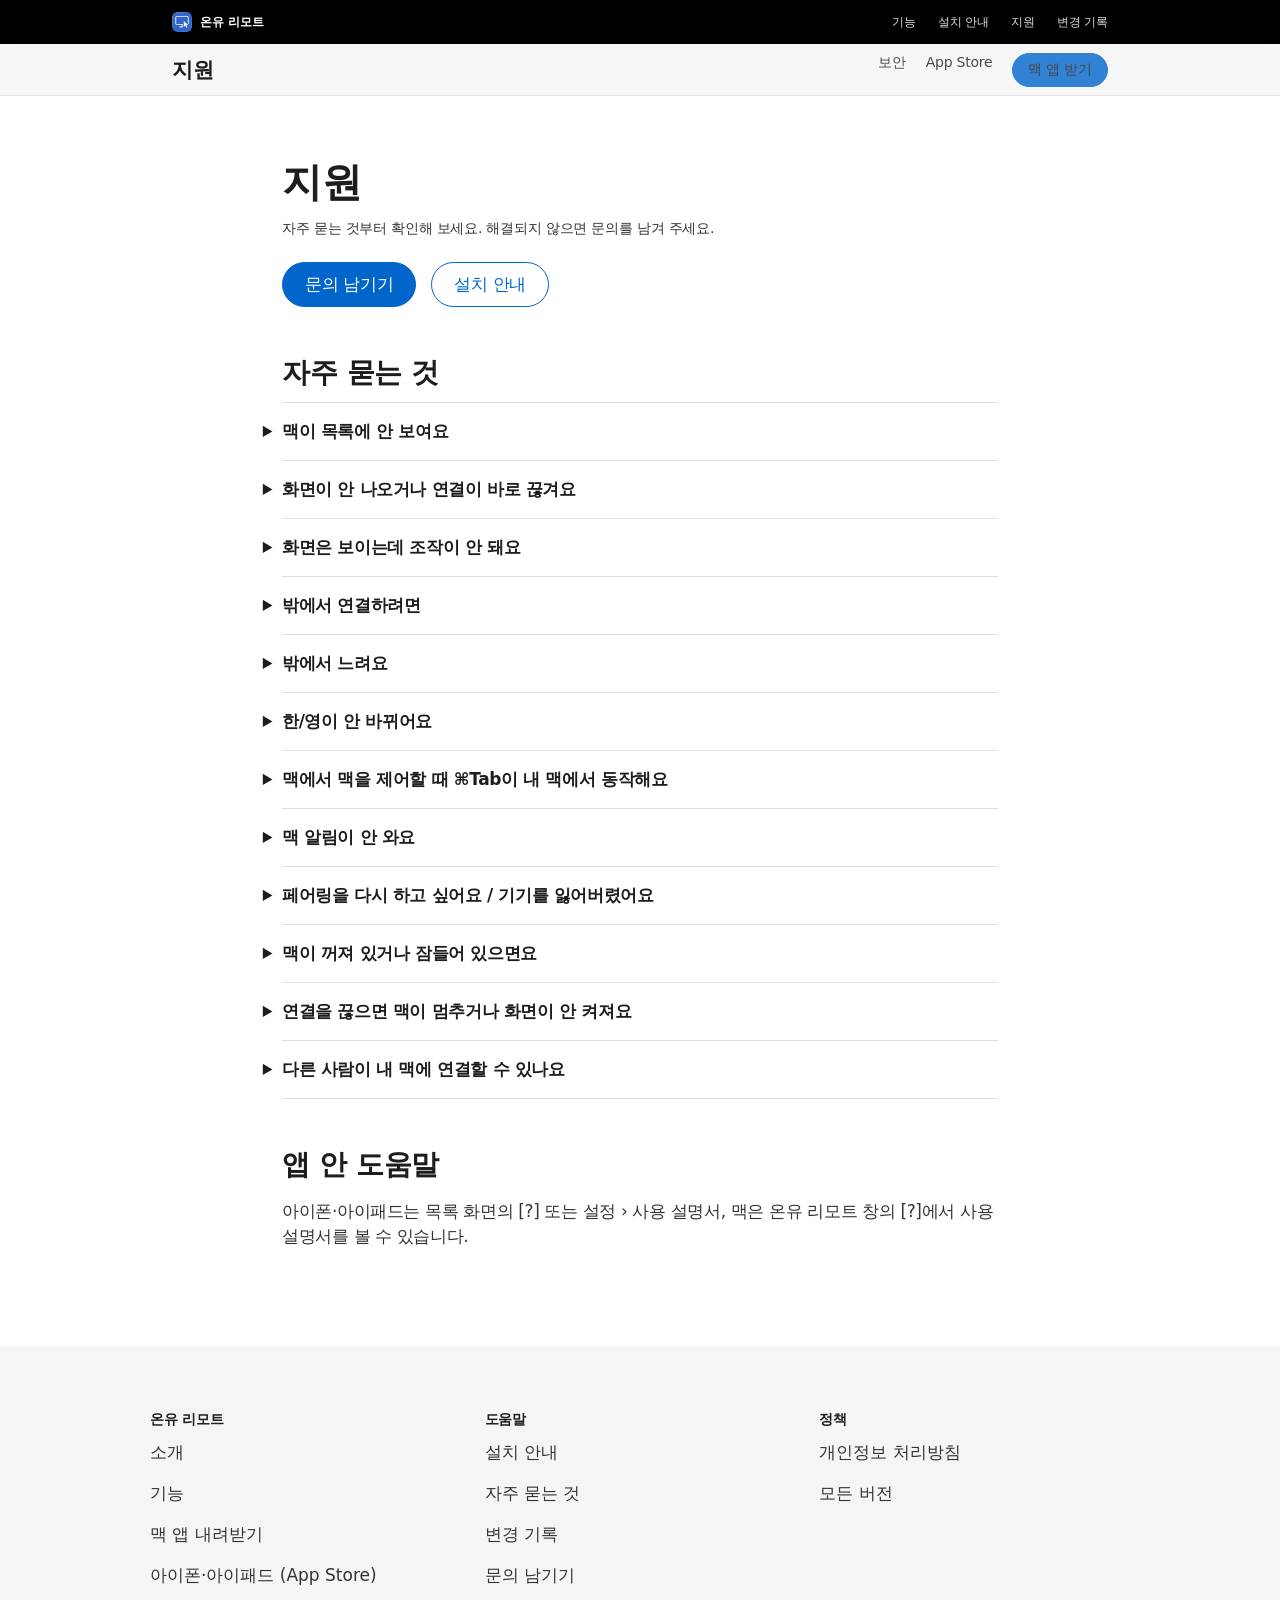
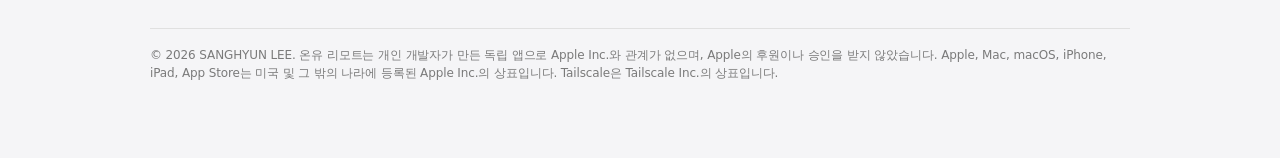
<file: support.html>
<!doctype html>
<html lang="ko">
<head>
<meta charset="utf-8">
<meta name="viewport" content="width=device-width, initial-scale=1">
<title>지원 — 온유 리모트</title>
<meta name="description" content="온유 리모트 지원 — 자주 묻는 것과 문의.">
<meta property="og:title" content="지원 — 온유 리모트">
<meta property="og:description" content="온유 리모트 지원 — 자주 묻는 것과 문의.">
<meta property="og:type" content="website">
<meta property="og:url" content="https://sanghyun97.github.io/onyu-remote/support.html">
<meta property="og:image" content="https://sanghyun97.github.io/onyu-remote/img/remote.jpg">
<meta name="theme-color" content="#000000">
<link rel="icon" href="icon.png">
<link rel="apple-touch-icon" href="icon.png">
<link rel="stylesheet" href="style.css">
</head>
<body>
<nav class="global-nav" aria-label="사이트">
  <div class="inner">
    <a class="brand" href="./"><img src="icon.png" alt="" width="20" height="20">온유 리모트</a>
    <a href="./#features" class="optional">기능</a>
    <a href="install.html">설치 안내</a>
    <a href="support.html">지원</a>
    <a href="changelog.html" class="optional">변경 기록</a>
  </div>
</nav>
<div class="sub-nav">
  <div class="inner">
    <span class="title">지원</span>
    <div class="links">
      <a href="./#security" class="optional">보안</a>
      <a href="https://apps.apple.com/kr/app/id6830655052">App Store</a>
      <a class="btn small" href="./#download">맥 앱 받기</a>
    </div>
  </div>
</div>
<main>

<article class="article">
  <h1>지원</h1>
  <p class="caption">자주 묻는 것부터 확인해 보세요. 해결되지 않으면 문의를 남겨 주세요.</p>
  <p style="margin:24px 0 32px"><a class="btn" href="https://github.com/sanghyun97/onyu-remote/issues/new">문의 남기기</a> &nbsp; <a class="btn ghost" href="install.html">설치 안내</a></p>
  <h2>자주 묻는 것</h2>
  <details><summary>맥이 목록에 안 보여요</summary><p>맥에서 온유 리모트가 켜져 있는지, 두 기기가 같은 Wi-Fi인지 확인하세요. 아이폰·아이패드는 설정 › 개인정보 보호 및 보안 › 로컬 네트워크에서 온유 리모트를 허용해야 합니다.</p></details><details><summary>화면이 안 나오거나 연결이 바로 끊겨요</summary><p>맥의 시스템 설정 › 개인정보 보호 및 보안 › 화면 기록에서 온유 리모트를 허용한 뒤 앱을 다시 켜세요.</p></details><details><summary>화면은 보이는데 조작이 안 돼요</summary><p>맥의 시스템 설정 › 개인정보 보호 및 보안 › 손쉬운 사용에서 온유 리모트를 허용하세요.</p></details><details><summary>밖에서 연결하려면</summary><p>두 기기 모두 <a href="https://tailscale.com/download">Tailscale</a>을 같은 계정으로 켜고, 같은 Wi-Fi에서 한 번 연결해 두세요. 자세한 순서는 <a href="install.html">설치 안내</a>에 있습니다.</p></details><details><summary>밖에서 느려요</summary><p>앱의 연결 상태(점)를 누르면 지연이 보입니다. 중계 서버를 거치면 100ms가 넘습니다. 제어받는 맥 쪽 공유기의 포트포워딩에서 UDP 41641(연결 중 안내에 나온 번호)을 그 맥의 내부 주소로 열어 두면 직접 연결돼 빨라집니다.</p></details><details><summary>한/영이 안 바뀌어요</summary><p>패널의 [한/영] 버튼이나 연결한 키보드의 한/영(Caps Lock) 키를 누르세요. 맥에서 맥을 제어할 때는 내 맥의 한/영을 바꾸면 원격 맥도 따라 바뀝니다. 맥 앱을 최신 버전으로 업데이트해 주세요.</p></details><details><summary>맥에서 맥을 제어할 때 ⌘Tab이 내 맥에서 동작해요</summary><p>내 맥에서 온유 리모트에 손쉬운 사용 권한을 주고, 커서를 원격 화면 안에 두세요. 내 맥으로 돌아오려면 ⌃⌥를 빠르게 두 번 누릅니다.</p></details><details><summary>맥 알림이 안 와요</summary><p>아이폰 설정 › 맥 알림 받기를 켜고 알림을 허용하세요. 맥과 아이폰이 같은 iCloud 계정이어야 하고, 맥의 온유 리모트 창 › 아이폰으로 알림도 켜져 있어야 합니다. 맥 앱과 아이폰 앱 모두 1.1 이상이 필요합니다.</p></details><details><summary>페어링을 다시 하고 싶어요 / 기기를 잃어버렸어요</summary><p>맥의 온유 리모트 창 › 페어링된 기기에서 그 기기를 지우세요. 그 기기는 맥 화면의 숫자를 다시 넣어야 연결할 수 있습니다.</p></details><details><summary>맥이 꺼져 있거나 잠들어 있으면요</summary><p>맥이 켜져 있고 온유 리모트가 실행 중이어야 합니다. [항상 켜 두기]를 켜 두면 로그인할 때 켜지고 꺼져도 다시 켜집니다. 데스크톱 맥은 [잠자기 안 함]으로 본체가 잠들지 않게 할 수 있습니다.</p></details><details><summary>연결을 끊으면 맥이 멈추거나 화면이 안 켜져요</summary><p>맥 앱을 1.1.3 이상으로 업데이트하세요. 인텔 맥은 온유 리모트 창에서 '제어하는 기기 화면에 맞추기'와 '공유 중 색 프로파일을 애플 표준으로'를 꺼 주세요. 외장 모니터가 검게 남으면 모니터 전원 버튼을 누르고, '연결 중 외장 모니터 대기'를 꺼 두세요.</p></details><details><summary>다른 사람이 내 맥에 연결할 수 있나요</summary><p>아니요. 맥 화면에 뜨는 6자리 숫자를 넣어 페어링한 기기만 연결할 수 있습니다. 숫자를 5번 틀리면 10분 동안 새 기기 연결을 막고, 인터넷 쪽에서 오는 처음 페어링은 받지 않습니다.</p></details>
  <h2>앱 안 도움말</h2>
  <p>아이폰·아이패드는 목록 화면의 [?] 또는 설정 › 사용 설명서, 맥은 온유 리모트 창의 [?]에서 사용 설명서를 볼 수 있습니다.</p>
</article>

</main>
<footer class="footer">
  <div class="inner">
    <div class="cols">
      <div><h4>온유 리모트</h4><a href="./">소개</a><a href="./#features">기능</a><a href="./#download">맥 앱 내려받기</a><a href="https://apps.apple.com/kr/app/id6830655052">아이폰·아이패드 (App Store)</a></div>
      <div><h4>도움말</h4><a href="install.html">설치 안내</a><a href="support.html">자주 묻는 것</a><a href="changelog.html">변경 기록</a><a href="https://github.com/sanghyun97/onyu-remote/issues/new">문의 남기기</a></div>
      <div><h4>정책</h4><a href="privacy.html">개인정보 처리방침</a><a href="https://github.com/sanghyun97/onyu-remote/releases">모든 버전</a></div>
    </div>
    <p class="legal">© 2026 SANGHYUN LEE. 온유 리모트는 개인 개발자가 만든 독립 앱으로 Apple Inc.와 관계가 없으며, Apple의 후원이나 승인을 받지 않았습니다. Apple, Mac, macOS, iPhone, iPad, App Store는 미국 및 그 밖의 나라에 등록된 Apple Inc.의 상표입니다. Tailscale은 Tailscale Inc.의 상표입니다.</p>
  </div>
</footer>
<script src="site.js" defer></script>
</body>
</html>
</file>
<file: style.css>
/* 온유 리모트 사이트 — DESIGN.md(애플 스타일 분석)의 값을 그대로 변수로 옮겼다.
   규칙: 누르는 것은 파란색 하나, 구역은 색 바꿈으로 나눔(테두리·그라데이션 없음), 그림자는 제품 사진에만. */
:root {
  --primary: #0066cc;
  --primary-focus: #0071e3;
  --primary-on-dark: #2997ff;
  --ink: #1d1d1f;
  --body-muted: #cccccc;
  --ink-80: #333333;
  --ink-48: #7a7a7a;
  --hairline: #e0e0e0;
  --canvas: #ffffff;
  --parchment: #f5f5f7;
  --tile-1: #272729;
  --tile-2: #2a2a2c;
  --black: #000000;
  --r-sm: 8px;
  --r-lg: 18px;
  --pill: 9999px;
  --section: 80px;
  --display: "SF Pro Display", system-ui, -apple-system, BlinkMacSystemFont, "Apple SD Gothic Neo", "Pretendard", "Noto Sans KR", "Malgun Gothic", sans-serif;
  --text: "SF Pro Text", system-ui, -apple-system, BlinkMacSystemFont, "Apple SD Gothic Neo", "Pretendard", "Noto Sans KR", "Malgun Gothic", sans-serif;
  --product-shadow: rgba(0, 0, 0, 0.22) 3px 5px 30px 0;
}

* { box-sizing: border-box; }
html { -webkit-text-size-adjust: 100%; scroll-behavior: smooth; scroll-padding-top: 110px; }
body {
  margin: 0;
  background: var(--canvas);
  color: var(--ink);
  font-family: var(--text);
  font-size: 17px;
  font-weight: 400;
  line-height: 1.47;
  letter-spacing: -0.374px;
  -webkit-font-smoothing: antialiased;
  word-break: keep-all;
  overflow-wrap: anywhere;
}
img { max-width: 100%; height: auto; display: block; }
a { color: var(--primary); text-decoration: none; }
a:hover { text-decoration: underline; }
a:focus-visible, button:focus-visible { outline: 2px solid var(--primary-focus); outline-offset: 2px; }
strong, b { font-weight: 600; }

/* ── 맨 위 메뉴줄(검정 44px) ── */
.global-nav { background: var(--black); height: 44px; }
.global-nav .inner {
  max-width: 980px; height: 44px; margin: 0 auto; padding: 0 22px;
  display: flex; align-items: center; gap: 22px;
  font-size: 12px; line-height: 1; letter-spacing: -0.12px;
}
.global-nav a { color: #fff; opacity: 0.88; white-space: nowrap; }
.global-nav a:hover { opacity: 1; text-decoration: none; }
.global-nav .brand { display: flex; align-items: center; gap: 8px; opacity: 1; font-weight: 600; margin-right: auto; }
.global-nav .brand img { width: 20px; height: 20px; border-radius: 5px; }

/* ── 보조 메뉴줄(반투명, 따라다님) ── */
.sub-nav {
  position: sticky; top: 0; z-index: 10; height: 52px;
  background: rgba(245, 245, 247, 0.8);
  -webkit-backdrop-filter: saturate(180%) blur(20px); backdrop-filter: saturate(180%) blur(20px);
  border-bottom: 1px solid rgba(0, 0, 0, 0.08);
}
.sub-nav .inner {
  max-width: 980px; height: 52px; margin: 0 auto; padding: 0 22px;
  display: flex; align-items: center; gap: 20px;
}
.sub-nav .title { font-family: var(--display); font-size: 21px; font-weight: 600; line-height: 1.19; letter-spacing: 0.231px; color: var(--ink); margin-right: auto; }
.sub-nav .links { display: flex; gap: 20px; font-size: 14px; line-height: 1.29; letter-spacing: -0.224px; }
.sub-nav .links a { color: var(--ink); opacity: 0.8; }
.sub-nav .links a:hover { opacity: 1; text-decoration: none; }

/* ── 버튼 ── */
.btn {
  display: inline-block; border: 1px solid var(--primary); cursor: pointer;
  background: var(--primary); color: #fff;
  font-family: var(--text); font-size: 17px; font-weight: 400; line-height: 1.24; letter-spacing: -0.374px;
  padding: 11px 22px; border-radius: var(--pill);
  transition: transform 0.12s ease;
}
.btn:hover { text-decoration: none; }
.btn:active { transform: scale(0.95); }
.btn.ghost { background: transparent; color: var(--primary); }
.btn.small { font-size: 14px; letter-spacing: -0.224px; padding: 7px 15px; }
.btn.hero { font-size: 18px; font-weight: 300; letter-spacing: 0; padding: 14px 28px; }
.tile.dark .btn.ghost { color: var(--primary-on-dark); border-color: var(--primary-on-dark); }
.cta { display: flex; flex-wrap: wrap; gap: 12px; justify-content: center; margin-top: 24px; }

/* ── 구역(타일): 화면 끝까지, 모서리 각짐, 색 바꿈이 구분선 ── */
.tile { padding: var(--section) 22px; text-align: center; background: var(--canvas); }
.tile.parchment { background: var(--parchment); }
.tile.dark { background: var(--tile-1); color: #fff; }
.tile.dark-2 { background: var(--tile-2); color: #fff; }
.tile.dark a:not(.btn), .tile.dark-2 a:not(.btn) { color: var(--primary-on-dark); }
.tile .wrap { max-width: 980px; margin: 0 auto; }
.tile .wide { max-width: 1200px; margin: 0 auto; }

h1, h2, h3 { margin: 0; font-family: var(--display); font-weight: 600; }
.hero-display { font-size: 56px; line-height: 1.07; letter-spacing: -0.28px; }
.display-lg { font-size: 40px; line-height: 1.1; letter-spacing: 0; }
.lead { font-family: var(--display); font-size: 28px; font-weight: 400; line-height: 1.2; letter-spacing: 0.196px; margin: 12px auto 0; max-width: 760px; }
.tagline { font-family: var(--display); font-size: 21px; font-weight: 600; line-height: 1.19; letter-spacing: 0.231px; }
.eyebrow { font-size: 14px; font-weight: 600; line-height: 1.29; letter-spacing: -0.224px; color: var(--ink-48); margin-bottom: 8px; }
.tile.dark .eyebrow, .tile.dark-2 .eyebrow { color: var(--body-muted); }
.copy { max-width: 680px; margin: 17px auto 0; }
.tile.dark .copy, .tile.dark-2 .copy { color: var(--body-muted); }
.caption { font-size: 14px; line-height: 1.43; letter-spacing: -0.224px; color: var(--ink-48); }
.tile.dark .caption, .tile.dark-2 .caption { color: var(--body-muted); }
.fine { font-size: 12px; line-height: 1.5; letter-spacing: -0.12px; color: var(--ink-48); }

/* ── 제품 사진: 그림자는 여기에만 ── */
.shot { margin: 48px auto 0; box-shadow: var(--product-shadow); border-radius: var(--r-lg); overflow: hidden; background: #000; }
.shot.wide-shot { max-width: 900px; }
.shot.phone { max-width: 280px; border-radius: 34px; }
.shots-row { display: flex; gap: 32px; justify-content: center; align-items: flex-start; flex-wrap: wrap; margin-top: 48px; }
.shots-row .shot { margin: 0; }

/* ── 카드 격자 ── */
.grid { display: grid; grid-template-columns: repeat(4, 1fr); gap: 20px; margin-top: 48px; text-align: left; }
.grid.three { grid-template-columns: repeat(3, 1fr); }
.grid.stats { text-align: center; }
.grid.stats .caption { margin: 8px 0 0; }
.card { background: var(--canvas); border: 1px solid var(--hairline); border-radius: var(--r-lg); padding: 24px; }
.card h3 { font-family: var(--text); font-size: 17px; font-weight: 600; line-height: 1.24; letter-spacing: -0.374px; }
.card p { margin: 8px 0 0; font-size: 14px; line-height: 1.43; letter-spacing: -0.224px; color: var(--ink-80); }
.card .num {
  display: inline-flex; align-items: center; justify-content: center; width: 28px; height: 28px; margin-bottom: 12px;
  border-radius: var(--pill); background: var(--ink); color: #fff; font-size: 14px; font-weight: 600;
}
.card .icon { width: 28px; height: 28px; margin-bottom: 12px; color: var(--ink); }

/* ── 내려받기 ── */
.download-card { max-width: 680px; margin: 48px auto 0; text-align: left; }
.download-card .row { display: flex; justify-content: space-between; gap: 16px; padding: 12px 0; border-top: 1px solid var(--hairline); font-size: 14px; letter-spacing: -0.224px; }
.download-card .row:first-of-type { border-top: 0; }
.download-card .row span:first-child { color: var(--ink-48); white-space: nowrap; }
.download-card code { font-family: ui-monospace, "SF Mono", Menlo, monospace; font-size: 12px; letter-spacing: 0; word-break: break-all; text-align: right; }

.download-card .more { border-top: 1px solid var(--hairline); padding-top: 12px; }
.download-card .more summary { cursor: pointer; font-size: 14px; letter-spacing: -0.224px; color: var(--primary); list-style-position: outside; }
.download-card .more .row { border-top: 0; }
.download-card .more .fine { margin: 4px 0 0; }
.download-card .more .fine code { font-size: 11px; text-align: left; }

/* ── 글 위주 페이지 ── */
.article { max-width: 760px; margin: 0 auto; padding: 64px 22px var(--section); }
.article h1 { font-size: 40px; line-height: 1.1; }
.article h2 { font-family: var(--text); font-size: 28px; line-height: 1.25; letter-spacing: -0.374px; margin: 48px 0 12px; }
.article h3 { font-family: var(--text); font-size: 17px; line-height: 1.24; letter-spacing: -0.374px; margin: 24px 0 4px; }
.article p, .article li { color: var(--ink-80); }
.article ul, .article ol { padding-left: 22px; }
.article li { margin: 8px 0; }
.article .note { background: var(--parchment); border-radius: var(--r-lg); padding: 24px; margin: 24px 0; }
.article code { font-family: ui-monospace, "SF Mono", Menlo, monospace; font-size: 14px; letter-spacing: 0; background: var(--parchment); border-radius: 5px; padding: 2px 6px; }
.article details { border-top: 1px solid var(--hairline); padding: 16px 0; }
.article details:last-of-type { border-bottom: 1px solid var(--hairline); }
.article summary { cursor: pointer; font-weight: 600; color: var(--ink); list-style-position: outside; }
.article details p { margin: 12px 0 0; }
.version { border-top: 1px solid var(--hairline); padding-top: 24px; margin-top: 32px; }
.version h2 { margin-top: 0; }

/* ── 맨 아래 ── */
.footer { background: var(--parchment); color: var(--ink-80); padding: 64px 22px; }
.footer .inner { max-width: 980px; margin: 0 auto; }
.footer .cols { display: grid; grid-template-columns: repeat(3, 1fr); gap: 24px; }
.footer h4 { margin: 0 0 4px; font-size: 14px; font-weight: 600; line-height: 1.29; letter-spacing: -0.224px; color: var(--ink); }
.footer .cols a { display: block; color: var(--ink-80); line-height: 2.41; letter-spacing: 0; }
.footer .legal { margin-top: 32px; padding-top: 17px; border-top: 1px solid var(--hairline); font-size: 12px; line-height: 1.5; letter-spacing: -0.12px; color: var(--ink-48); }

/* ── 화면 크기 ── */
@media (max-width: 1068px) {
  .hero-display { font-size: 40px; }
  .grid { grid-template-columns: repeat(2, 1fr); }
  .grid.three { grid-template-columns: repeat(3, 1fr); }
}
@media (max-width: 833px) {
  .grid.three { grid-template-columns: 1fr; }
  .sub-nav .links a.optional { display: none; }
}
@media (max-width: 640px) {
  :root { --section: 48px; }
  .hero-display { font-size: 34px; }
  .display-lg { font-size: 28px; }
  .lead { font-size: 21px; }
  .grid { grid-template-columns: 1fr; }
  .global-nav .inner { gap: 16px; padding: 0 16px; }
  .global-nav a.optional { display: none; }
  .sub-nav .inner { padding: 0 16px; }
  .sub-nav .links a:not(.btn) { display: none; }
  .tile, .article { padding-left: 16px; padding-right: 16px; }
  .footer .cols { grid-template-columns: 1fr; }
  .shot.phone { max-width: 220px; }
  .article h1 { font-size: 34px; }
  .download-card .row { flex-direction: column; gap: 4px; }
  .download-card code { text-align: left; }
}
@media (max-width: 419px) {
  .hero-display { font-size: 28px; }
}
@media (prefers-reduced-motion: reduce) {
  html { scroll-behavior: auto; }
  .btn { transition: none; }
}
</file>
